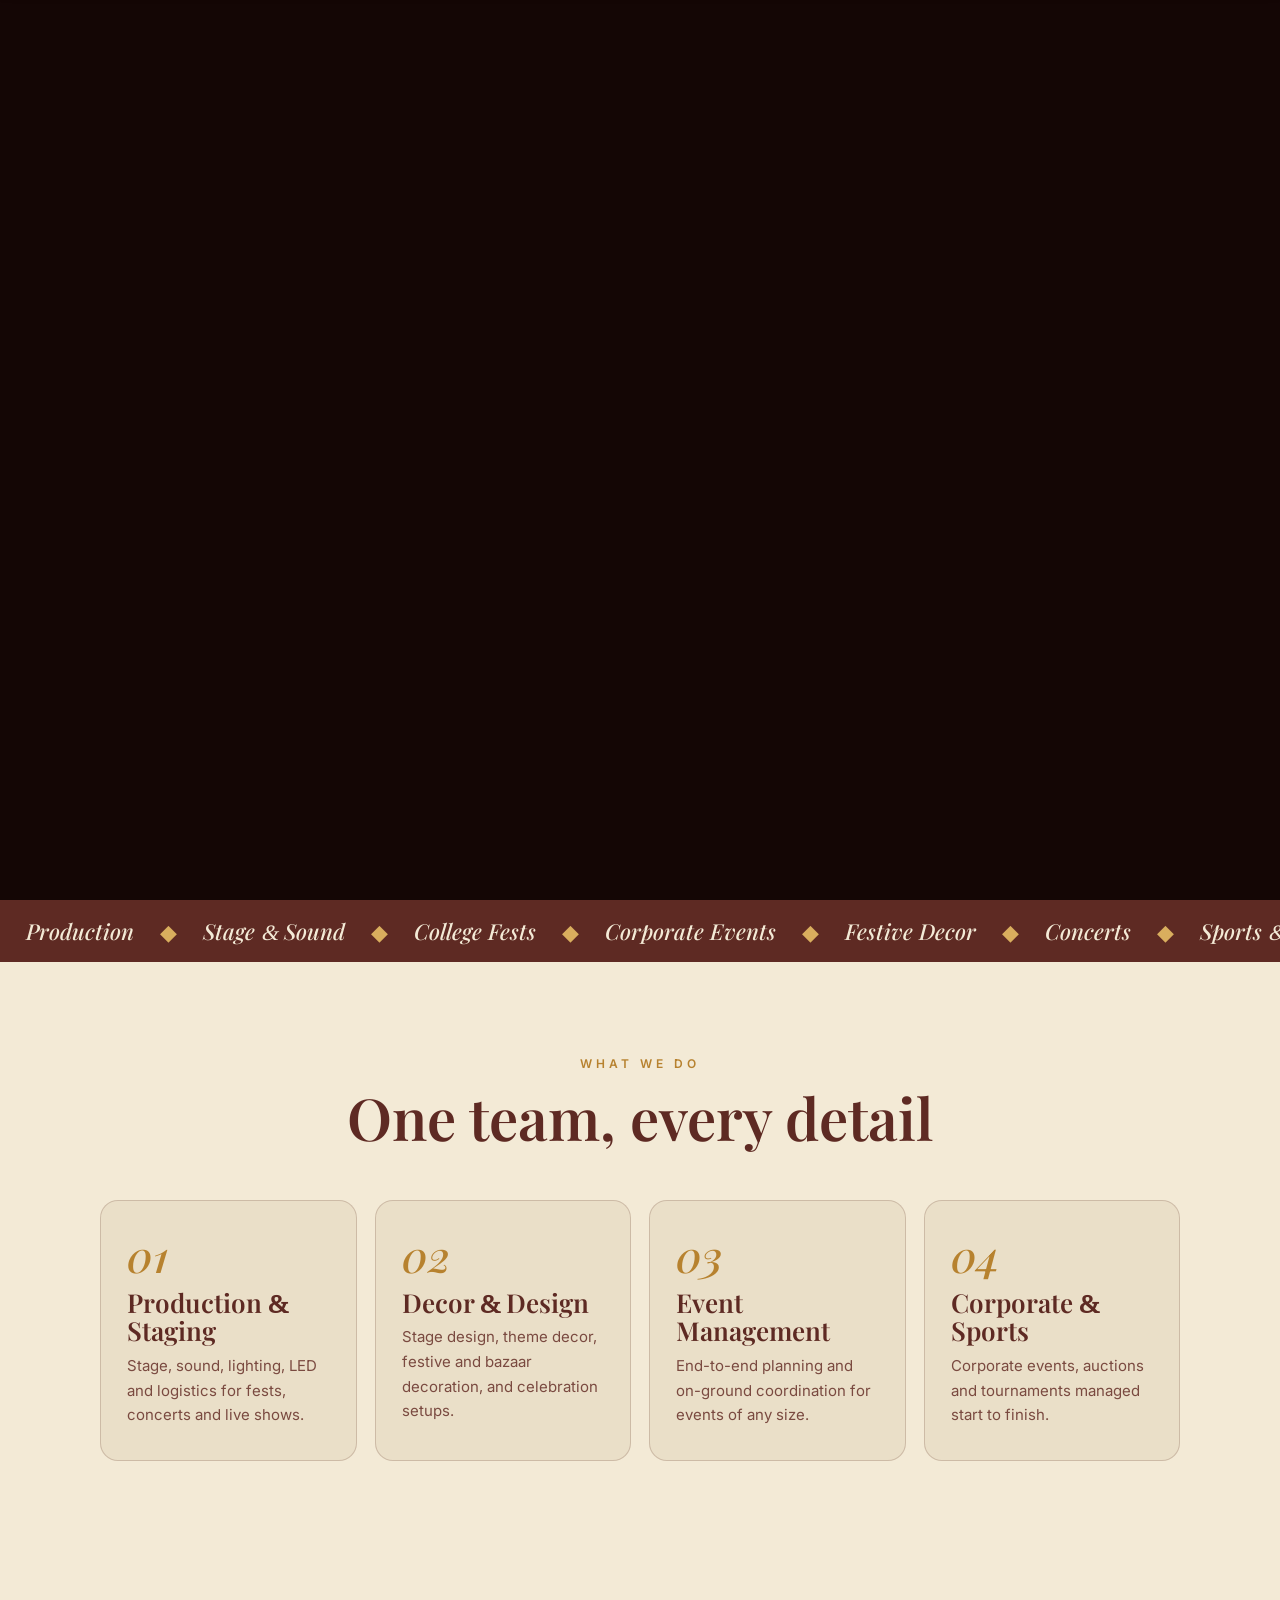
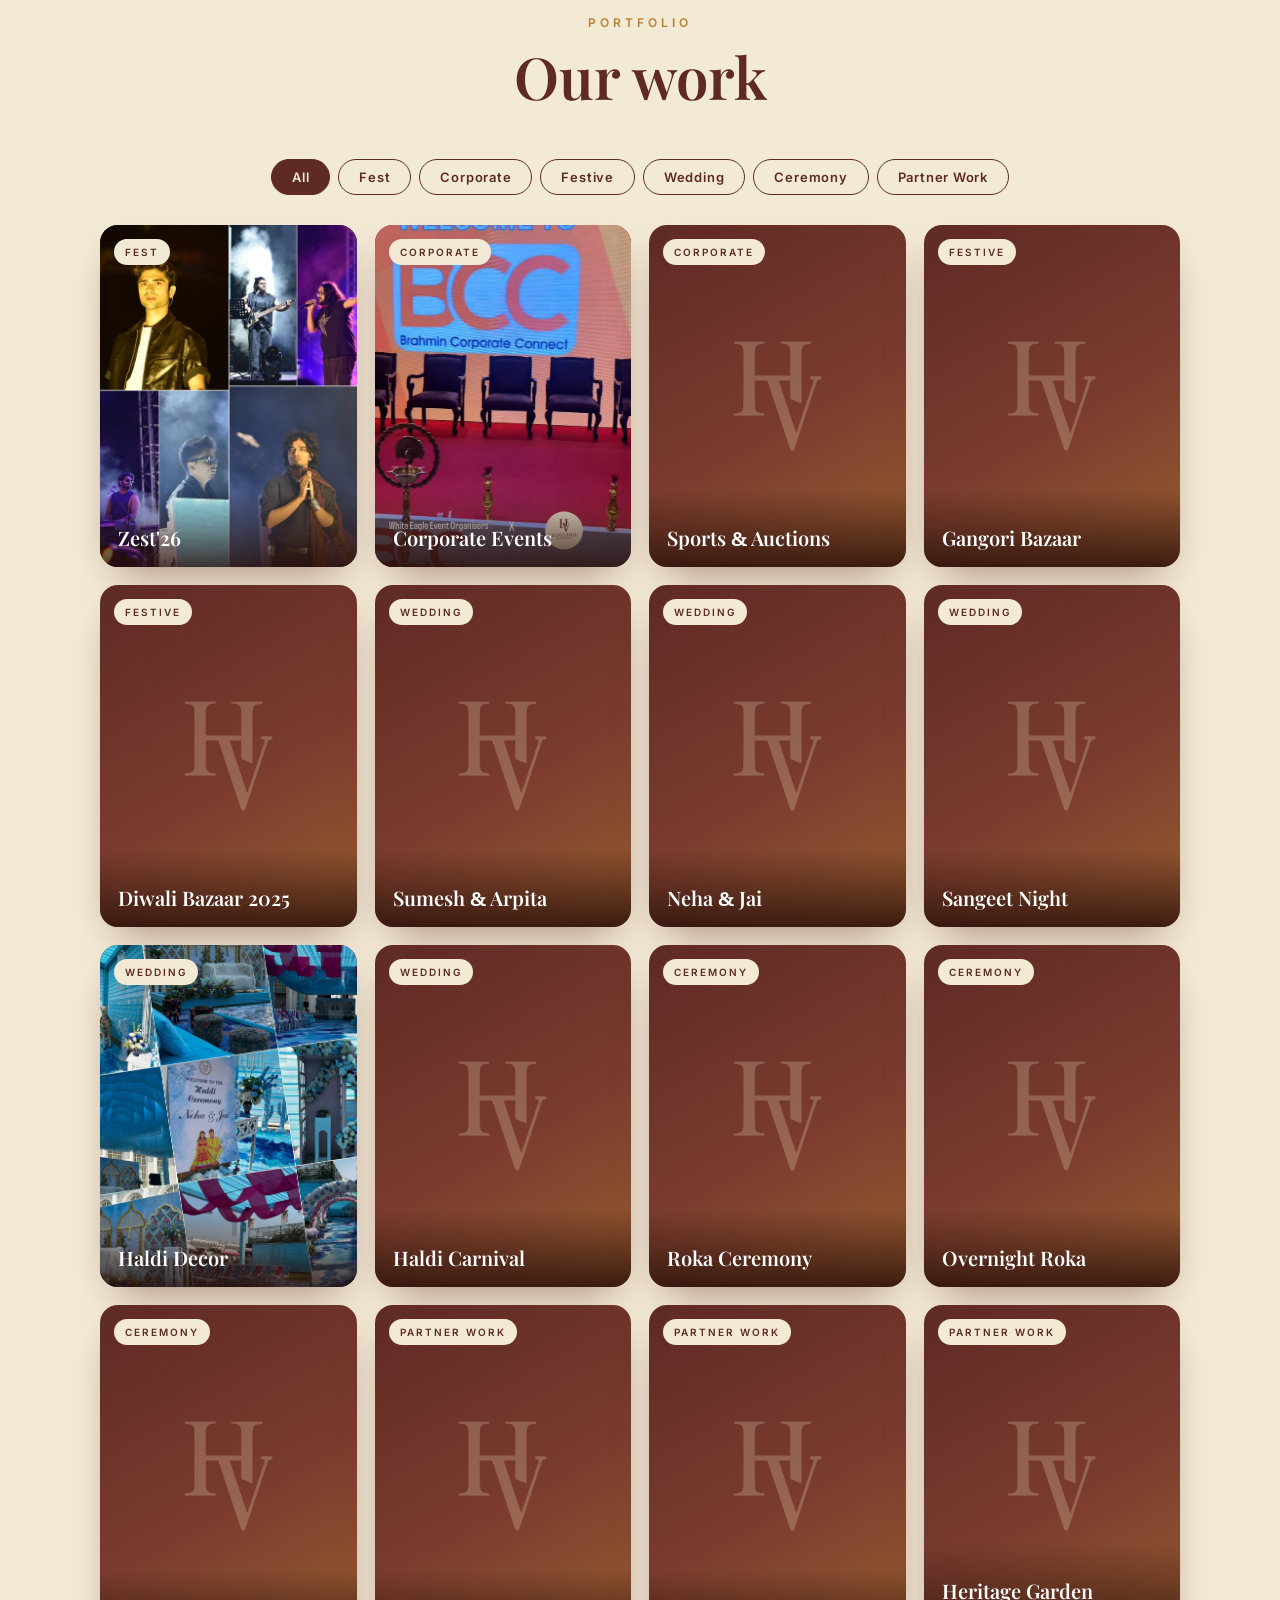
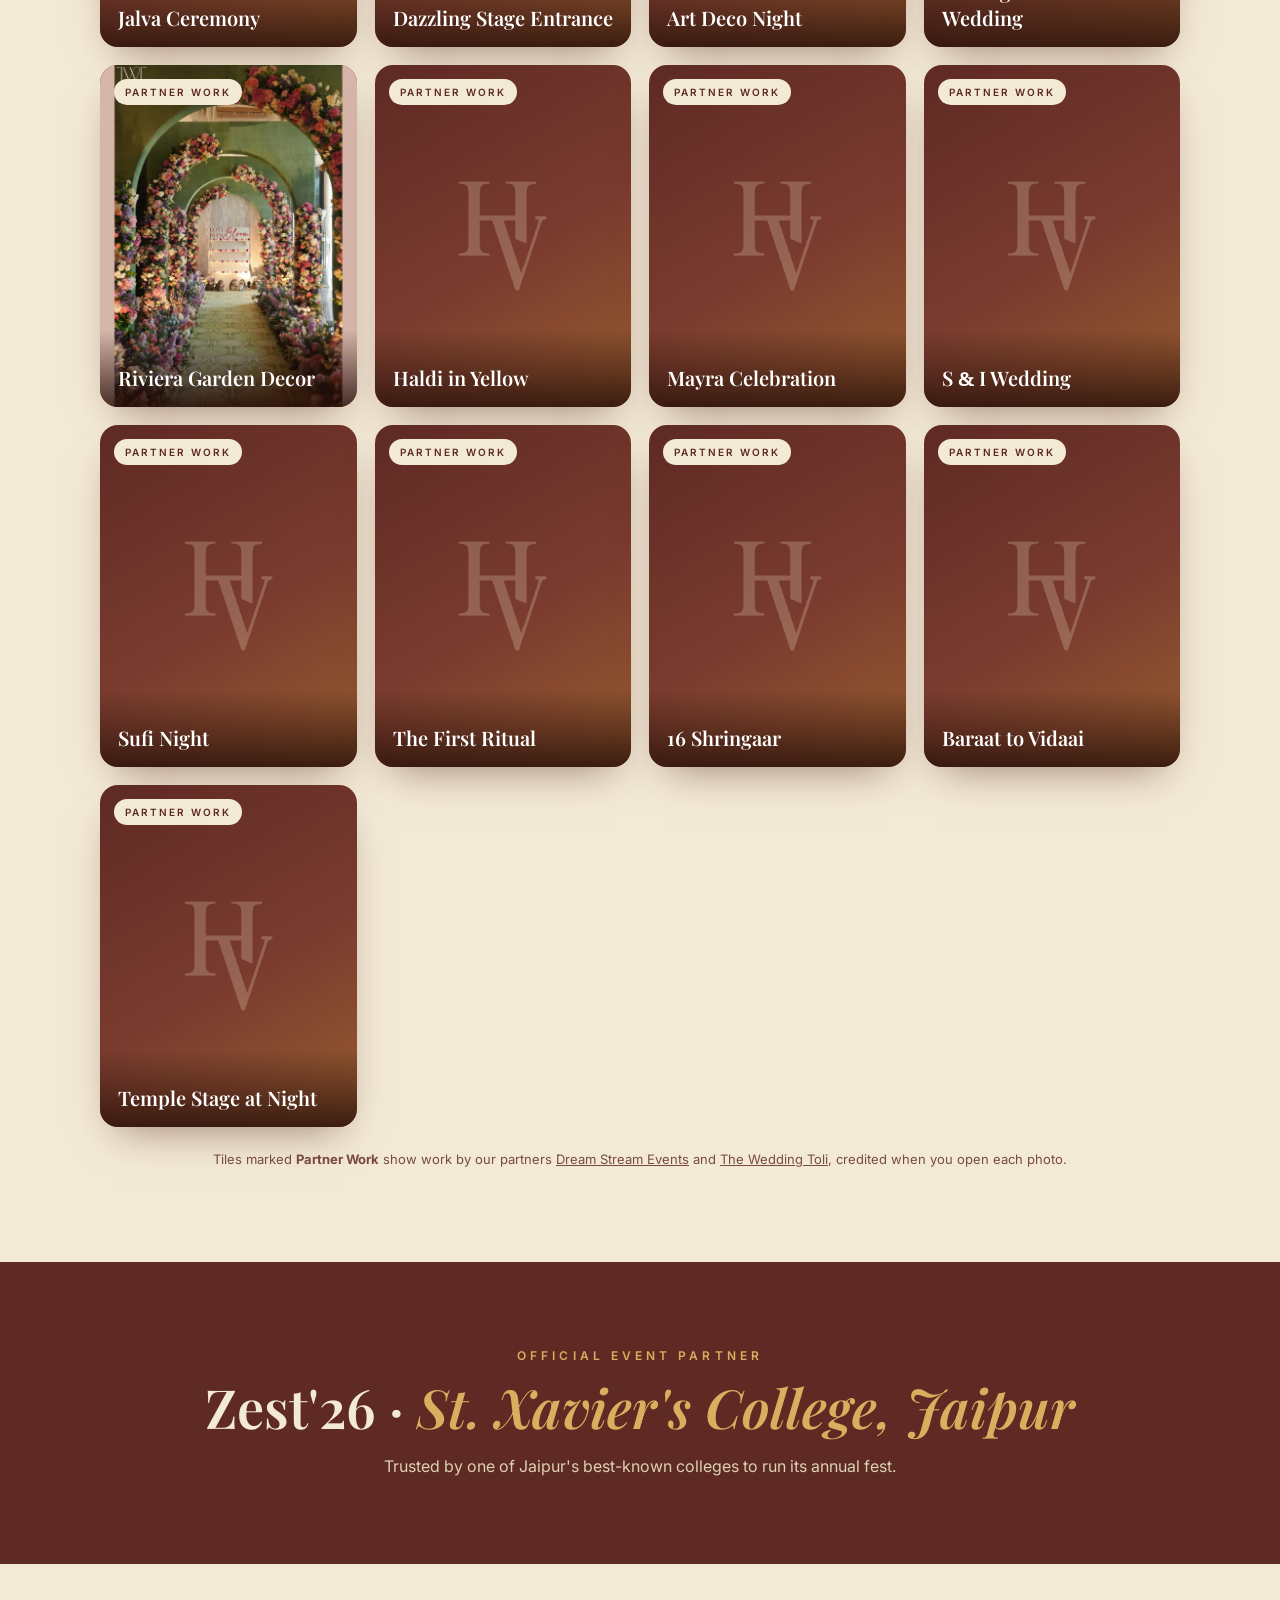
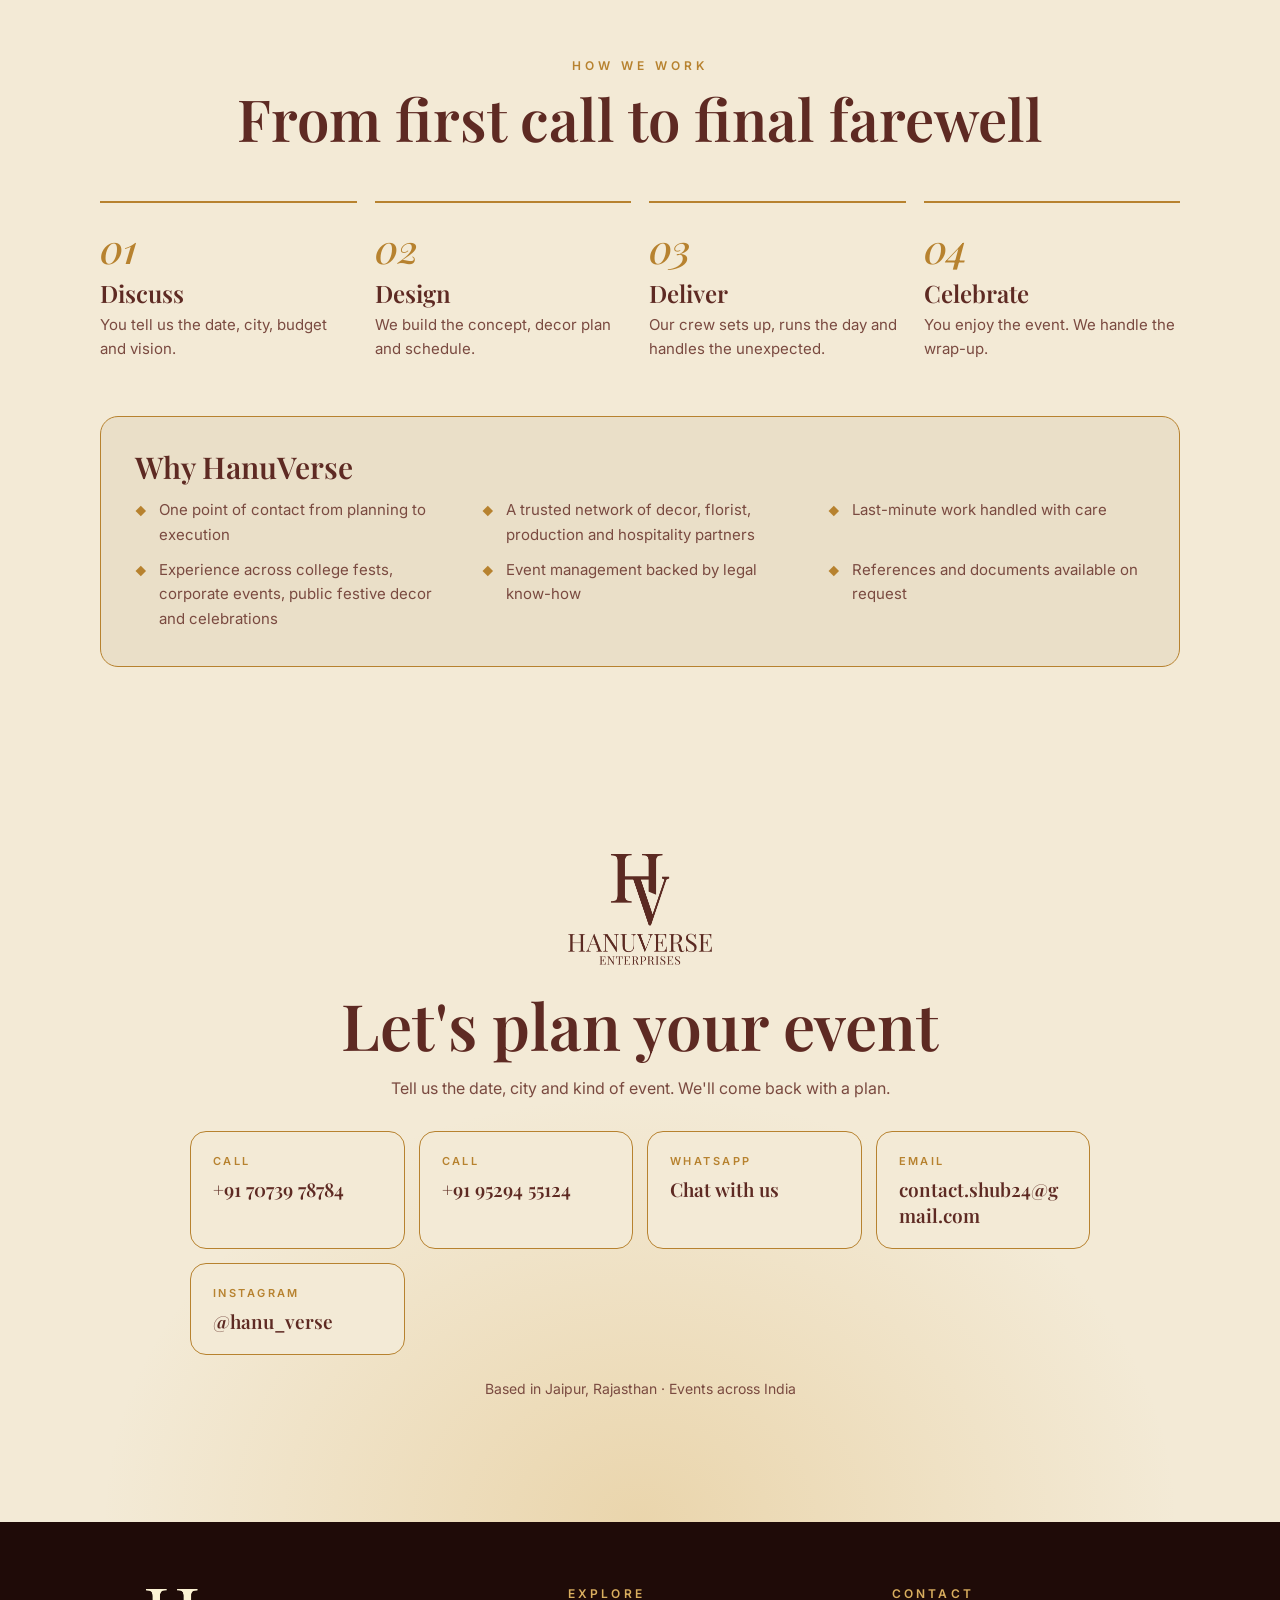
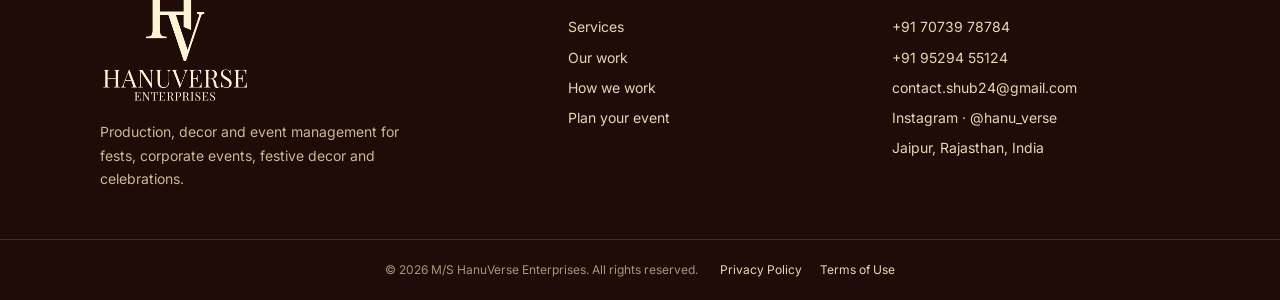
<file: index.html>
<!doctype html>
<html lang="en">
<head>
<meta charset="utf-8">
<meta name="viewport" content="width=device-width, initial-scale=1, viewport-fit=cover">
<title>HanuVerse Enterprises | Event Production, Decor &amp; Management, Jaipur</title>
<meta name="description" content="HanuVerse Enterprises handles event production, stage and decor, and on-ground management for college fests, corporate events, festive decor and celebrations in Jaipur and beyond.">
<meta name="theme-color" content="#F3EAD6">
<meta property="og:type" content="website">
<meta property="og:site_name" content="HanuVerse Enterprises">
<meta property="og:title" content="HanuVerse Enterprises | Event Production, Decor &amp; Management">
<meta property="og:description" content="Production, decor and on-ground management for college fests, corporate events, festive decor and celebrations in Jaipur and beyond.">
<link rel="canonical" href="https://hanuverse.in/">
<meta property="og:url" content="https://hanuverse.in/">
<meta property="og:locale" content="en_IN">
<meta property="og:image" content="https://hanuverse.in/img/og.jpg">
<meta property="og:image:width" content="1200">
<meta property="og:image:height" content="630">
<meta property="og:image:alt" content="HanuVerse Enterprises logo on a maroon and cream background">
<meta name="twitter:card" content="summary_large_image">
<meta name="twitter:title" content="HanuVerse Enterprises | Event Production, Decor &amp; Management">
<meta name="twitter:description" content="Production, decor and on-ground management for college fests, corporate events, festive decor and celebrations in Jaipur and beyond.">
<meta name="twitter:image" content="https://hanuverse.in/img/og.jpg">
<script type="application/ld+json">
{"@context":"https://schema.org","@type":"LocalBusiness","@id":"https://hanuverse.in/#business",
"name":"HanuVerse Enterprises","legalName":"M/S HanuVerse Enterprises",
"description":"Event production, stage and decor, and on-ground event management for college fests, corporate events, festive decor and celebrations.",
"url":"https://hanuverse.in/","logo":"https://hanuverse.in/img/logo-full.png","image":"https://hanuverse.in/img/og.jpg",
"telephone":["+91-7073978784","+91-9529455124"],"email":"contact.shub24@gmail.com",
"address":{"@type":"PostalAddress","addressLocality":"Jaipur","addressRegion":"Rajasthan","addressCountry":"IN"},
"areaServed":{"@type":"Country","name":"India"},
"sameAs":["https://www.instagram.com/hanu_verse/"]}
</script>
<link rel="icon" href="img/favicon.png" type="image/png">
<link rel="apple-touch-icon" href="img/apple-touch-icon.png">
<link rel="preconnect" href="https://fonts.googleapis.com">
<link rel="preconnect" href="https://fonts.gstatic.com" crossorigin>
<link href="https://fonts.googleapis.com/css2?family=Playfair+Display:ital,wght@0,500;0,600;0,700;1,500&family=Inter:wght@400;500;600&display=swap" rel="stylesheet">
<script>(function(d){d.classList.add("js");var s=false;try{s=sessionStorage.getItem("hv-seen")==="1";sessionStorage.setItem("hv-seen","1")}catch(e){}if(!s&&!(window.matchMedia&&matchMedia("(prefers-reduced-motion: reduce)").matches))d.classList.add("intro","lock")})(document.documentElement)</script>
<style>
/* plain classic ampersand instead of Playfair's ornate one */
@font-face{font-family:"HV Amp";src:local("Georgia"),local("Times New Roman"),local("Liberation Serif");unicode-range:U+0026}
:root{
  --cream:#F3EAD6; --paper:#EADFC8; --stone:#DCD0B6; --ink:#5E2A23; --ink-2:#7A4A40;
  --gold:#B7822F; --gold-2:#D9AE5E; --line:rgba(91,42,34,.2);
  --serif:"HV Amp","Playfair Display",Georgia,serif;
}
*{box-sizing:border-box;margin:0;padding:0}
html{scroll-behavior:smooth}
body{background:var(--cream);color:var(--ink);font:400 16px/1.65 Inter,system-ui,sans-serif;-webkit-font-smoothing:antialiased;overflow-x:hidden}
html.lock{overflow:hidden}
h1,h2,h3{font-family:var(--serif);font-weight:600;line-height:1.1}
a{color:inherit}
img{display:block;max-width:100%}
.wrap{max-width:1120px;margin:0 auto;padding:0 20px}
.eyebrow{font-size:12px;letter-spacing:.34em;color:var(--gold);text-transform:uppercase;font-weight:600}
.btn{display:inline-block;background:var(--ink);color:var(--cream);padding:14px 28px;border-radius:999px;text-decoration:none;font-weight:600;font-size:14px;letter-spacing:.06em;border:1.5px solid var(--ink);transition:.25s;cursor:pointer}
.btn:hover{background:var(--gold);border-color:var(--gold);transform:translateY(-2px);box-shadow:0 10px 24px -10px rgba(91,42,34,.5)}
.btn.ghost{background:transparent;color:var(--ink)}
.btn.ghost:hover{background:var(--ink);color:var(--cream);border-color:var(--ink)}

/* ---------- opening: velvet curtain reveal ---------- */
#intro{display:none;position:fixed;inset:0;z-index:100;overflow:hidden;background:#140605;cursor:pointer}
html.intro #intro{display:block}
#intro .cur{position:absolute;top:0;bottom:0;width:51%;z-index:2;transition:transform 1.8s cubic-bezier(.7,0,.2,1);
  background:linear-gradient(90deg,rgba(0,0,0,.4),transparent 25%,transparent 75%,rgba(0,0,0,.4)),repeating-linear-gradient(90deg,#4A1218 0,#7E2630 22px,#A23A45 31px,#6A1C25 46px,#4A1218 58px)}
#intro .cur.l{left:0}#intro .cur.r{right:0}
#intro .cur::after{content:"";position:absolute;left:0;right:0;bottom:0;height:30px;border-top:4px solid #B7822F;background:repeating-linear-gradient(90deg,#E2B866 0 2px,transparent 2px 6px)}
#intro.open .cur.l{transform:translateX(-102%)}#intro.open .cur.r{transform:translateX(102%)}
#intro .val{position:absolute;left:0;right:0;top:0;height:84px;z-index:3;transition:transform 1.5s .15s cubic-bezier(.7,0,.2,1);
  background:repeating-linear-gradient(90deg,#4A1218 0,#7E2630 22px,#A23A45 31px,#6A1C25 46px,#4A1218 58px);border-bottom:4px solid #B7822F;box-shadow:0 10px 30px rgba(0,0,0,.5)}
#intro .val::after{content:"";position:absolute;left:0;right:0;top:100%;height:34px;background:radial-gradient(circle at 50% 0,#7E2630 0 30px,#D9AE5E 31px 34px,transparent 35px) 0 0/76px 34px repeat-x}
#intro.open .val{transform:translateY(-150%)}
#intro .ctr{position:absolute;inset:0;z-index:4;display:grid;place-items:center;text-align:center;color:var(--cream);transition:opacity .7s,transform 1.4s}
#intro.open .ctr{opacity:0;transform:scale(1.12)}
#intro .ctr>div{position:relative}
#intro .ctr>div::before{content:"";position:absolute;left:50%;top:42%;width:min(120vw,680px);aspect-ratio:1;translate:-50% -50%;border-radius:50%;z-index:-1;
  background:radial-gradient(circle,rgba(255,206,120,.42),rgba(255,206,120,.08) 45%,transparent 66%);animation:spotin 1.4s both}
#intro .ctr img{width:min(62vw,290px);margin:0 auto 24px;animation:pop 1.2s .15s cubic-bezier(.2,.9,.3,1.15) both;filter:drop-shadow(0 6px 24px rgba(0,0,0,.45))}
#intro .orn{display:flex;align-items:center;justify-content:center;gap:12px;color:var(--gold-2);opacity:0;animation:rise .8s .8s forwards}
#intro .orn i{width:56px;height:1px;background:var(--gold-2)}
#intro .line{margin-top:12px;font:italic 500 clamp(22px,4.4vw,32px) var(--serif);opacity:0;animation:rise .8s 1s forwards}
#intro .sub{margin-top:8px;font-size:11px;letter-spacing:.32em;text-transform:uppercase;color:var(--gold-2);opacity:0;animation:rise .8s 1.3s forwards}
@keyframes spotin{from{opacity:0;transform:scale(.6)}to{opacity:1;transform:none}}
@keyframes pop{from{transform:scale(.6);opacity:0}to{transform:none;opacity:1}}
@keyframes rise{from{transform:translateY(14px);opacity:0}to{transform:none;opacity:1}}

/* ---------- nav ---------- */
nav{position:fixed;top:0;left:0;right:0;z-index:20;transition:.3s}
nav.solid{background:rgba(243,234,214,.92);backdrop-filter:blur(10px);border-bottom:1px solid var(--line)}
nav .wrap{display:flex;align-items:center;justify-content:space-between;height:70px}
.brand{display:flex;align-items:center;gap:10px;text-decoration:none;font:600 18px var(--serif);letter-spacing:.14em}
.brand img{height:44px;width:auto}
nav ul{display:flex;gap:28px;list-style:none;font-size:14px}
nav ul a{text-decoration:none;color:var(--ink-2);transition:.2s}
nav ul a:hover{color:var(--gold)}
nav:not(.solid) .brand{color:var(--cream)}
nav:not(.solid) ul a{color:#E8D6B4}
nav:not(.solid) .btn{background:var(--gold);border-color:var(--gold);color:#fff}
.brand .lt{display:none}nav:not(.solid) .brand .dk{display:none}nav:not(.solid) .brand .lt{display:block}
.menu{display:none;background:none;border:0;width:44px;height:44px;cursor:pointer;color:var(--ink)}
.menu span{display:block;width:22px;height:2px;background:currentColor;margin:5px auto;transition:.3s}
nav:not(.solid) .menu{color:var(--cream)}
nav.open .menu span:nth-child(1){transform:translateY(7px) rotate(45deg)}nav.open .menu span:nth-child(2){opacity:0}nav.open .menu span:nth-child(3){transform:translateY(-7px) rotate(-45deg)}
@media(max-width:760px){.brand span{display:none}nav .wrap>.btn{display:none}.menu{display:block}
  nav ul{display:none;position:absolute;top:70px;left:0;right:0;flex-direction:column;gap:0;background:var(--cream);border-bottom:1px solid var(--line);padding:6px 20px 14px;box-shadow:0 20px 30px -20px rgba(0,0,0,.4)}
  nav.open ul{display:flex}nav ul a,nav:not(.solid) ul a{display:block;padding:13px 0;font-size:17px;color:var(--ink);border-bottom:1px solid var(--line)}}

/* ---------- hero: classical stage ---------- */
.hero{min-height:100svh;display:grid;align-items:center;position:relative;overflow:hidden;padding:110px 0 80px;color:var(--cream);
  background:radial-gradient(55% 55% at 72% 45%,rgba(226,170,80,.30),transparent 70%),radial-gradient(40% 40% at 10% 90%,rgba(166,58,69,.35),transparent 70%),linear-gradient(160deg,#2B0F0B 0%,#4A1C16 50%,#240C09 100%)}
.hero::before{content:"";position:absolute;inset:0;opacity:.07;background:radial-gradient(circle at 50% 50%,#F3D38E 0 1.5px,transparent 2px) 0 0/26px 26px}
.hero .wrap{display:grid;grid-template-columns:1fr 1.05fr;gap:44px;align-items:center;position:relative;z-index:2}
.hero .eyebrow{color:var(--gold-2)}
.hero .rule{display:flex;align-items:center;gap:12px;color:var(--gold-2);margin:16px 0 4px}.hero .rule i{width:60px;height:1px;background:var(--gold-2)}
.hero h1{font-size:clamp(42px,6.2vw,80px);margin:14px 0 22px;color:#FFF4DC}
.hero h1 em{color:var(--gold-2);font-style:italic;display:block}
.hero p{max-width:470px;color:#E3D2B4;font-size:17px;margin-bottom:32px}
.hero .btn{background:var(--gold);border-color:var(--gold);color:#fff}
.hero .btn:hover{background:#FFF4DC;border-color:#FFF4DC;color:var(--ink)}
.hero .btn.ghost{background:transparent;border-color:#E8D6B4;color:#FFF4DC}
.hero .btn.ghost:hover{background:#FFF4DC;color:var(--ink)}
.cta{display:flex;gap:12px;flex-wrap:wrap}
.stage-wrap{width:100%;max-width:580px;margin-inline:auto;filter:drop-shadow(0 40px 50px rgba(0,0,0,.55))}
#stage{width:100%;height:auto;display:block}
#stage.paused *{animation-play-state:paused!important}
#stage .scene{opacity:0;transform:translateY(14px);transition:opacity .9s ease,transform .9s ease}
#stage .scene.on{opacity:1;transform:none}
#stage .tw{animation:tw 2.4s ease-in-out infinite}
@keyframes tw{50%{opacity:.25}}
#stage .par{animation:tw 1.3s ease-in-out infinite}
#stage .eq{transform-box:fill-box;transform-origin:50% 100%;animation:eq .8s ease-in-out infinite alternate}
@keyframes eq{from{transform:scaleY(.2)}to{transform:scaleY(1)}}
#stage .flick{transform-box:fill-box;transform-origin:50% 100%;animation:flick .45s ease-in-out infinite alternate}
@keyframes flick{to{transform:scaleY(1.35) scaleX(.82)}}
#stage .strand{transform-box:fill-box;transform-origin:50% 0;animation:sway 4.5s ease-in-out infinite alternate}
@keyframes sway{from{transform:rotate(-3deg)}to{transform:rotate(3deg)}}
#stage .curtain{transform-box:fill-box;transform-origin:50% 0;animation:curt 7s ease-in-out infinite alternate}
@keyframes curt{from{transform:skewX(-1deg)}to{transform:skewX(1deg)}}
#stage .beam{transform-box:fill-box;transform-origin:50% 0;animation:beam 7s ease-in-out infinite alternate;mix-blend-mode:screen}
@keyframes beam{from{transform:rotate(-9deg)}to{transform:rotate(9deg)}}
#stage .glow{animation:glow 4s ease-in-out infinite alternate}
@keyframes glow{from{opacity:.45}to{opacity:.85}}
.now{margin-top:20px;text-align:center;font-size:11px;letter-spacing:.3em;text-transform:uppercase;color:#CDB894}
.now b{display:block;margin-top:4px;font:italic 500 24px var(--serif);letter-spacing:0;text-transform:none;color:var(--gold-2);min-height:32px}
.dots{display:flex;gap:9px;justify-content:center;margin-top:10px}
.dots button{width:10px;height:10px;border-radius:50%;border:1px solid var(--gold-2);background:transparent;cursor:pointer;padding:0;transition:.3s}
.dots button.on{background:var(--gold-2);width:26px;border-radius:6px}
@media(max-width:860px){.hero .wrap{grid-template-columns:1fr;gap:28px}.stage-wrap{max-width:440px}.scroll{display:none}}
.scroll{position:absolute;bottom:22px;left:50%;translate:-50% 0;font-size:11px;letter-spacing:.3em;color:#CDB894;z-index:2}
.scroll::after{content:"";display:block;width:1px;height:34px;background:#CDB894;margin:8px auto 0;animation:line 1.8s infinite}
@keyframes line{0%{transform:scaleY(0);transform-origin:top}50%{transform:scaleY(1);transform-origin:top}51%{transform-origin:bottom}100%{transform:scaleY(0);transform-origin:bottom}}

/* ---------- picture tiles (real photo or branded fallback) ---------- */
.tile{position:relative;aspect-ratio:4/5;border-radius:18px;overflow:hidden;background:linear-gradient(150deg,var(--ink) 0%,#7A3B2F 55%,var(--gold) 150%);box-shadow:0 18px 40px -18px rgba(91,42,34,.6)}
.tile::before{content:"";position:absolute;inset:0;background:url(img/logo-mark-light.png) center/38% no-repeat;opacity:.22}
.tile img.ph{position:absolute;inset:0;width:100%;height:100%;object-fit:cover;transition:transform .8s}
.tile:hover img.ph{transform:scale(1.07)}
.tile .cap{position:absolute;left:0;right:0;bottom:0;padding:34px 18px 16px;color:#fff;background:linear-gradient(transparent,rgba(40,15,10,.82));font:600 20px var(--serif)}

/* ---------- ribbon ---------- */
.ribbon{background:var(--ink);color:var(--cream);overflow:hidden;white-space:nowrap;padding:16px 0;font:italic 500 22px var(--serif)}
.ribbon div{display:inline-block;animation:marq 32s linear infinite}
.ribbon span{margin:0 26px}.ribbon i{color:var(--gold-2);font-style:normal}
@keyframes marq{to{transform:translateX(-50%)}}

/* ---------- sections ---------- */
section{padding:92px 0}
.head{text-align:center;margin-bottom:50px}
.head h2{font-size:clamp(34px,5.4vw,58px);margin-top:12px}
.grid{display:grid;gap:18px;grid-template-columns:repeat(auto-fit,minmax(230px,1fr))}
.card{background:var(--paper);border:1px solid var(--line);border-radius:18px;padding:32px 26px;transition:.35s;position:relative;overflow:hidden}
.card:hover{transform:translateY(-8px);background:var(--ink);color:var(--cream);box-shadow:0 24px 40px -22px rgba(91,42,34,.7)}
.card:hover p{color:var(--stone)}
.card .n{font:italic 500 44px var(--serif);color:var(--gold);line-height:1}
.card h3{font-size:26px;margin:12px 0 8px}
.card p{font-size:15px;color:var(--ink-2);transition:.35s}

.stats{background:var(--paper);border-block:1px solid var(--line);padding:56px 0}
.stats .grid{text-align:center}
.stats b{font:600 58px var(--serif);color:var(--gold);display:block;line-height:1}
.stats span{font-size:12px;letter-spacing:.18em;text-transform:uppercase;color:var(--ink-2)}

.filters{display:flex;gap:8px;justify-content:center;flex-wrap:wrap;margin-bottom:30px}
.filters button{font:600 13px Inter,sans-serif;letter-spacing:.06em;padding:9px 20px;border-radius:999px;border:1.5px solid var(--ink);background:transparent;color:var(--ink);cursor:pointer;transition:.2s}
.filters button.on,.filters button:hover{background:var(--ink);color:var(--cream)}
.work{display:grid;gap:18px;grid-template-columns:repeat(auto-fill,minmax(min(250px,44%),1fr))}
.work .tile{cursor:zoom-in;aspect-ratio:3/4}
#lb small a{text-decoration:underline}
.work .tile.hide{display:none}
.tag{position:absolute;top:14px;left:14px;z-index:2;font-size:10px;letter-spacing:.2em;text-transform:uppercase;font-weight:600;background:var(--cream);color:var(--ink);padding:5px 11px;border-radius:999px}

.band{background:var(--ink);color:var(--cream);text-align:center;padding:84px 0;position:relative;overflow:hidden}
.band h2{font-size:clamp(30px,5vw,54px);margin-top:12px}
.band h2 em{color:var(--gold-2)}
.band p{max-width:520px;margin:16px auto 0;color:var(--stone)}

.steps{display:grid;gap:18px;grid-template-columns:repeat(auto-fit,minmax(200px,1fr));counter-reset:s}
.step{border-top:2px solid var(--gold);padding-top:18px}
.step::before{counter-increment:s;content:"0" counter(s);font:italic 500 40px var(--serif);color:var(--gold)}
.step h3{font-size:24px;margin:6px 0}
.step p{font-size:15px;color:var(--ink-2)}

.panel{margin-top:54px;border:1px solid var(--gold);border-radius:18px;padding:34px;background:var(--paper)}
.panel ul{margin-top:14px;display:grid;gap:10px 30px;grid-template-columns:repeat(auto-fit,minmax(260px,1fr));list-style:none}
.panel li{padding-left:24px;position:relative;font-size:15px;color:var(--ink-2)}
.panel li::before{content:"◆";position:absolute;left:0;color:var(--gold);font-size:11px;top:4px}

.contact{text-align:center;background:radial-gradient(60% 80% at 50% 100%,rgba(217,174,94,.35),transparent 70%)}
.contact img{width:150px;margin:0 auto 22px}
.contact h2{font-size:clamp(34px,6vw,64px)}
.contact p{max-width:520px;margin:14px auto 30px;color:var(--ink-2)}
.ccards{display:grid;grid-template-columns:repeat(auto-fit,minmax(200px,1fr));gap:14px;max-width:900px;margin:0 auto 22px;text-align:left}
.ccard{display:block;padding:20px 22px;border:1px solid var(--gold);border-radius:16px;background:var(--cream);text-decoration:none;transition:.25s}
.ccard:hover{background:var(--ink);color:var(--cream);transform:translateY(-3px)}
.ccard small{display:block;font-size:11px;font-weight:600;letter-spacing:.22em;text-transform:uppercase;color:var(--gold)}
.ccard b{display:block;margin-top:6px;font:600 19px var(--serif);overflow-wrap:anywhere}
.where{font-size:14px}
.foot{background:#1F0B08;color:#CDB894;padding:64px 0 0;font-size:14px}
.fgrid{display:grid;gap:36px;grid-template-columns:1.5fr 1fr 1fr}
.flogo{width:150px;margin-bottom:16px}
.foot p{max-width:320px;line-height:1.7}
.foot h4{font:600 12px Inter,sans-serif;letter-spacing:.26em;text-transform:uppercase;color:var(--gold-2);margin-bottom:14px}
.foot a,.fgrid span{display:block;color:#E8D6B4;text-decoration:none;margin:7px 0}
.foot a:hover{color:var(--gold-2)}
.fbot{border-top:1px solid rgba(217,174,94,.22);margin-top:48px;padding:20px;text-align:center;font-size:12px;color:#A8957A}
.fbot .legal{display:inline-flex;gap:18px;margin-left:22px}.fbot .legal a{display:inline;margin:0;color:#E8D6B4}
@media(max-width:700px){.fbot .legal{display:flex;justify-content:center;margin:10px 0 0}}
@media(max-width:700px){.fgrid{grid-template-columns:1fr}}

.pnote{text-align:center;font-size:13px;color:var(--ink-2);margin-top:22px}

/* lightbox */
#lb{position:fixed;inset:0;z-index:60;background:rgba(40,15,10,.92);display:none;place-items:center;padding:20px;cursor:zoom-out}
#lb.open{display:grid}
.lbx{position:absolute;top:16px;right:18px;width:46px;height:46px;border-radius:50%;border:1px solid var(--gold-2);background:rgba(0,0,0,.3);color:var(--cream);font-size:26px;line-height:1;cursor:pointer}
.tile:focus-visible,.btn:focus-visible,.ccard:focus-visible{outline:3px solid var(--gold-2);outline-offset:3px}
#lb figure{max-width:min(92vw,900px);text-align:center;color:var(--cream)}
#lb img{max-height:78vh;margin:0 auto;border-radius:12px}
#lb .ph-fallback{width:min(80vw,420px);aspect-ratio:4/5;border-radius:18px;background:linear-gradient(150deg,var(--ink),#7A3B2F 55%,var(--gold) 150%);display:grid;place-items:center;margin:0 auto}
#lb .ph-fallback img{width:50%;opacity:.6}
#lb figcaption{margin-top:14px;font:600 22px var(--serif)}
#lb small{display:block;color:var(--stone);font:400 14px Inter}

/* reveal */
.js .rv{opacity:0;transform:translateY(34px);transition:opacity .9s,transform .9s cubic-bezier(.2,.7,.2,1)}
.js .rv.in{opacity:1;transform:none}
@media(prefers-reduced-motion:reduce){*{animation:none!important;transition:none!important}.js .rv{opacity:1;transform:none}}
</style>
</head>
<body>

<div id="intro" aria-label="Opening">
  <div class="cur l"></div><div class="cur r"></div><div class="val"></div>
  <div class="ctr"><div>
    <img src="img/logo-full-light.png" alt="HanuVerse Enterprises">
    <div class="orn"><i></i>◆<i></i></div>
    <div class="line">We set the stage.</div>
    <div class="sub">Production · Decor · Event Management</div>
  </div></div>
</div>

<nav id="nav"><div class="wrap">
  <a class="brand" href="#top"><img class="dk" src="img/logo-mark.png" alt="HanuVerse logo"><img class="lt" src="img/logo-mark-light.png" alt=""><span>HANUVERSE</span></a>
  <ul id="navlinks"><li><a href="#services">Services</a></li><li><a href="#work">Our Work</a></li><li><a href="#process">Process</a></li><li><a href="#about">About</a></li><li><a href="#contact">Contact</a></li></ul>
  <a class="btn" href="#contact">Plan your event</a>
  <button class="menu" aria-label="Open menu" aria-expanded="false" aria-controls="navlinks"><span></span><span></span><span></span></button>
</div></nav>

<header class="hero" id="top">
  <div class="wrap">
    <div>
      <div class="eyebrow rv">Production · Decor · Event Management</div>
      <div class="rule rv"><i></i>◆<i></i></div>
      <h1 class="rv">We set the stage. <em>You own the moment.</em></h1>
      <p class="rv">College fests and concerts, corporate meets, festive decor and celebrations. One team for production, design and on-ground management, across Jaipur and beyond.</p>
      <div class="cta rv"><a class="btn" href="#contact">Plan your event</a><a class="btn ghost" href="#work">See our work</a></div>
    </div>
    <div class="rv">
      <div class="stage-wrap"><svg id="stage" viewBox="0 0 600 520" role="img" aria-label="Animated classical stage showing concerts, corporate events, festive decor and weddings">
  <defs>
    <linearGradient id="gold" x1="0" y1="0" x2="1" y2="1"><stop offset="0" stop-color="#F3D38E"/><stop offset=".45" stop-color="#B7822F"/><stop offset=".7" stop-color="#F0CF88"/><stop offset="1" stop-color="#8E5F23"/></linearGradient>
    <linearGradient id="velv" x1="0" y1="0" x2="1" y2="0"><stop offset="0" stop-color="#4A1218"/><stop offset=".3" stop-color="#8A2A33"/><stop offset=".55" stop-color="#5A1820"/><stop offset=".8" stop-color="#A23A45"/><stop offset="1" stop-color="#4A1218"/></linearGradient>
    <linearGradient id="wood" x1="0" y1="0" x2="0" y2="1"><stop offset="0" stop-color="#7A4524"/><stop offset="1" stop-color="#3A1D0F"/></linearGradient>
    <linearGradient id="beamg" x1="0" y1="0" x2="0" y2="1"><stop offset="0" stop-color="#FFE2A0" stop-opacity=".5"/><stop offset="1" stop-color="#FFE2A0" stop-opacity="0"/></linearGradient>
    <linearGradient id="scr" x1="0" y1="0" x2="0" y2="1"><stop offset="0" stop-color="#3E1A14"/><stop offset="1" stop-color="#1A0907"/></linearGradient>
    <radialGradient id="gl" cx=".5" cy=".5" r=".5"><stop offset="0" stop-color="#F6C66B" stop-opacity=".55"/><stop offset="1" stop-color="#F6C66B" stop-opacity="0"/></radialGradient>
    <clipPath id="rnd"><rect x="9" y="9" width="582" height="502" rx="16"/></clipPath>
  </defs>
  <g clip-path="url(#rnd)">
    <rect width="600" height="520" fill="#170806"/>
    <circle class="glow" cx="300" cy="270" r="250" fill="url(#gl)"/>
    <polygon points="60,420 540,420 600,520 0,520" fill="url(#wood)"/>
    <g id="planks"></g>
    <line x1="60" y1="420" x2="540" y2="420" stroke="#D9AE5E" stroke-width="2" opacity=".6"/>

    <!-- scene 0: concerts & fests -->
    <g class="scene on" id="sc0">
      <g id="truss" stroke="#A8936B" fill="none"></g>
      <rect x="205" y="186" width="190" height="104" rx="4" fill="url(#scr)" stroke="#B7822F" stroke-width="2"/>
      <g id="eqbars"></g>
      <g id="pars"></g>
      <rect x="176" y="330" width="54" height="90" rx="3" fill="#1E0F0B" stroke="#5A3A2A"/><circle cx="203" cy="356" r="13" fill="#3A2418" stroke="#7A5A40"/><circle cx="203" cy="394" r="17" fill="#3A2418" stroke="#7A5A40"/>
      <rect x="370" y="330" width="54" height="90" rx="3" fill="#1E0F0B" stroke="#5A3A2A"/><circle cx="397" cy="356" r="13" fill="#3A2418" stroke="#7A5A40"/><circle cx="397" cy="394" r="17" fill="#3A2418" stroke="#7A5A40"/>
      <line x1="300" y1="338" x2="300" y2="420" stroke="#CDB894" stroke-width="3"/><line x1="286" y1="420" x2="314" y2="420" stroke="#CDB894" stroke-width="3"/><rect x="295" y="322" width="10" height="18" rx="5" fill="#CDB894"/>
      <g id="crowd" fill="#0C0403"></g>
    </g>

    <!-- scene 1: corporate -->
    <g class="scene" id="sc1">
      <rect x="170" y="150" width="260" height="150" rx="6" fill="url(#scr)" stroke="url(#gold)" stroke-width="3"/>
      <image href="img/logo-mark-light.png" x="280" y="166" width="40"/>
      <text x="300" y="248" text-anchor="middle" fill="#F3EAD6" font-family="Playfair Display,Georgia,serif" font-size="17" letter-spacing="6">WELCOME</text>
      <rect x="240" y="262" width="120" height="3" fill="#D9AE5E" opacity=".8"/><rect x="262" y="274" width="76" height="3" fill="#D9AE5E" opacity=".45"/>
      <rect x="182" y="342" width="26" height="34" rx="5" fill="#3A1A12"/><rect x="224" y="342" width="26" height="34" rx="5" fill="#3A1A12"/><rect x="266" y="342" width="26" height="34" rx="5" fill="#3A1A12"/>
      <rect x="164" y="370" width="146" height="10" fill="#F3EAD6"/><rect x="168" y="380" width="138" height="40" fill="#E6D7B6"/>
      <circle cx="236" cy="364" r="5" fill="#E8782A"/><circle cx="244" cy="362" r="5" fill="#F2A93B"/><circle cx="252" cy="365" r="5" fill="#FFF1C9"/>
      <rect x="370" y="342" width="76" height="9" rx="2" fill="#7A4A2A"/><polygon points="376,351 440,351 433,420 383,420" fill="#5A2E1A"/><rect x="392" y="362" width="32" height="40" fill="url(#gold)"/>
      <path d="M408 342q-4-20 10-28" stroke="#CDB894" stroke-width="2" fill="none"/>
    </g>

    <!-- scene 2: festive & bazaar -->
    <g class="scene" id="sc2">
      <g id="bunting"></g>
      <g id="lanterns"></g>
      <ellipse cx="300" cy="468" rx="96" ry="22" fill="none" stroke="#E8782A" stroke-width="3"/>
      <ellipse cx="300" cy="468" rx="70" ry="15" fill="none" stroke="#F7C85A" stroke-width="3"/>
      <ellipse cx="300" cy="468" rx="40" ry="8" fill="#A63A44"/>
      <g id="rangoli"></g>
      <g id="diyas"></g>
    </g>

    <!-- scene 3: weddings & celebrations -->
    <g class="scene" id="sc3">
      <path id="warch" d="M205 420V260A95 95 0 0 1 395 260V420" fill="none" stroke="url(#gold)" stroke-width="7" stroke-linecap="round"/>
      <g id="wflowers"></g>
      <rect x="252" y="362" width="96" height="40" rx="14" fill="#F3EAD6"/><rect x="244" y="384" width="112" height="30" rx="11" fill="#E6D7B6"/>
      <g id="wvases"></g>
    </g>

    <polygon class="beam" points="96,60 120,60 260,520 380,520" fill="url(#beamg)"/>
    <polygon class="beam" style="animation-delay:-3.5s" points="504,60 480,60 340,520 220,520" fill="url(#beamg)"/>
    <g id="foot"></g>

    <!-- drapes -->
    <path class="curtain" d="M60 60H178C162 170 124 248 98 292C122 334 104 420 100 520H60Z" fill="url(#velv)"/>
    <path class="curtain" d="M540 60H422C438 170 476 248 502 292C478 334 496 420 500 520H540Z" fill="url(#velv)"/>
    <circle cx="100" cy="292" r="7" fill="url(#gold)"/><path d="M100 299v26" stroke="#D9AE5E" stroke-width="3"/>
    <circle cx="500" cy="292" r="7" fill="url(#gold)"/><path d="M500 299v26" stroke="#D9AE5E" stroke-width="3"/>
    <path d="M60 60H540V90Q460 150 380 90Q300 150 220 90Q140 150 60 90Z" fill="url(#velv)"/>
    <path d="M60 90Q140 150 220 90Q300 150 380 90Q460 150 540 90" fill="none" stroke="url(#gold)" stroke-width="8" stroke-dasharray="1.6 3"/>
    <path d="M60 88Q140 146 220 88Q300 146 380 88Q460 146 540 88" fill="none" stroke="#B7822F" stroke-width="2"/>

    <!-- proscenium frame -->
    <path fill-rule="evenodd" fill="#2E100C" d="M0 0H600V520H0Z M60 520V100Q60 60 100 60H500Q540 60 540 100V520Z"/>
    <path d="M60 520V100Q60 60 100 60H500Q540 60 540 100V520" fill="none" stroke="url(#gold)" stroke-width="6"/>
    <rect x="9" y="9" width="582" height="502" rx="16" fill="none" stroke="#B7822F" stroke-width="2" opacity=".8"/>
    <g stroke="#B7822F" stroke-width="1.5" opacity=".55"><path d="M20 130V500M32 130V500M44 130V500M556 130V500M568 130V500M580 130V500"/></g>
    <rect x="14" y="112" width="38" height="10" fill="url(#gold)"/><rect x="548" y="112" width="38" height="10" fill="url(#gold)"/>
    <path d="M262 2H338L326 66H274Z" fill="url(#gold)"/>
    <image href="img/logo-mark.png" x="286" y="12" width="28"/>
  </g>
</svg></div>
      <div class="now">Now on stage<b id="sceneName">Concerts &amp; Fests</b></div>
      <div class="dots" id="dots"></div>
    </div>
  </div>
  <div class="scroll">SCROLL</div>
</header>

<main>
<div class="ribbon" aria-hidden="true"><div id="rib"></div></div>

<section id="services"><div class="wrap">
  <div class="head rv"><div class="eyebrow">What we do</div><h2>One team, every detail</h2></div>
  <div class="grid">
    <div class="card rv"><div class="n">01</div><h3>Production &amp; Staging</h3><p>Stage, sound, lighting, LED and logistics for fests, concerts and live shows.</p></div>
    <div class="card rv"><div class="n">02</div><h3>Decor &amp; Design</h3><p>Stage design, theme decor, festive and bazaar decoration, and celebration setups.</p></div>
    <div class="card rv"><div class="n">03</div><h3>Event Management</h3><p>End-to-end planning and on-ground coordination for events of any size.</p></div>
    <div class="card rv"><div class="n">04</div><h3>Corporate &amp; Sports</h3><p>Corporate events, auctions and tournaments managed start to finish.</p></div>
  </div>
</div></section>

<section class="stats" id="statsSection" hidden><div class="wrap"><div class="grid" id="stats"></div></div></section>

<section id="work" style="padding-top:60px"><div class="wrap">
  <div class="head rv"><div class="eyebrow">Portfolio</div><h2>Our work</h2></div>
  <div class="filters rv" id="filters"></div>
  <div class="work" id="workGrid"></div>
  <p class="pnote">Tiles marked <b>Partner Work</b> show work by our partners <a href="https://www.instagram.com/dream.stream.events/" target="_blank" rel="noopener">Dream Stream Events</a> and <a href="https://www.instagram.com/the_wedding_toli_india/" target="_blank" rel="noopener">The Wedding Toli</a>, credited when you open each photo.</p>
</div></section>

<div class="band" id="partner"><div class="wrap rv">
  <div class="eyebrow" style="color:var(--gold-2)">Official Event Partner</div>
  <h2>Zest'26 · <em>St. Xavier's College, Jaipur</em></h2>
  <p>Trusted by one of Jaipur's best-known colleges to run its annual fest.</p>
</div></div>

<section id="process"><div class="wrap">
  <div class="head rv"><div class="eyebrow">How we work</div><h2>From first call to final farewell</h2></div>
  <div class="steps">
    <div class="step rv"><h3>Discuss</h3><p>You tell us the date, city, budget and vision.</p></div>
    <div class="step rv"><h3>Design</h3><p>We build the concept, decor plan and schedule.</p></div>
    <div class="step rv"><h3>Deliver</h3><p>Our crew sets up, runs the day and handles the unexpected.</p></div>
    <div class="step rv"><h3>Celebrate</h3><p>You enjoy the event. We handle the wrap-up.</p></div>
  </div>
  <div class="panel rv" id="about">
    <h3 style="font-size:30px">Why HanuVerse</h3>
    <ul>
      <li>One point of contact from planning to execution</li>
      <li>A trusted network of decor, florist, production and hospitality partners</li>
      <li>Last-minute work handled with care</li>
      <li>Experience across college fests, corporate events, public festive decor and celebrations</li>
      <li>Event management backed by legal know-how</li>
      <li>References and documents available on request</li>
    </ul>
  </div>
</div></section>

<section class="contact" id="contact"><div class="wrap rv">
  <img src="img/logo-full.png" alt="HanuVerse logo">
  <h2>Let's plan your event</h2>
  <p>Tell us the date, city and kind of event. We'll come back with a plan.</p>
  <div class="ccards">
    <a class="ccard" href="tel:+917073978784"><small>Call</small><b>+91 70739 78784</b></a>
    <a class="ccard" href="tel:+919529455124"><small>Call</small><b>+91 95294 55124</b></a>
    <a class="ccard" href="https://wa.me/917073978784" target="_blank" rel="noopener"><small>WhatsApp</small><b>Chat with us</b></a>
    <a class="ccard" href="mailto:contact.shub24@gmail.com"><small>Email</small><b>contact.shub24@gmail.com</b></a>
    <a class="ccard" href="https://www.instagram.com/hanu_verse/" target="_blank" rel="noopener"><small>Instagram</small><b>@hanu_verse</b></a>
  </div>
  <p class="where">Based in Jaipur, Rajasthan · Events across India</p>
</div></section>

</main>

<footer class="foot">
  <div class="wrap fgrid">
    <div>
      <img class="flogo" src="img/logo-full-light.png" alt="HanuVerse Enterprises" loading="lazy">
      <p>Production, decor and event management for fests, corporate events, festive decor and celebrations.</p>
    </div>
    <div>
      <h4>Explore</h4>
      <a href="#services">Services</a><a href="#work">Our work</a><a href="#process">How we work</a><a href="#contact">Plan your event</a>
    </div>
    <div>
      <h4>Contact</h4>
      <a href="tel:+917073978784">+91 70739 78784</a>
      <a href="tel:+919529455124">+91 95294 55124</a>
      <a href="mailto:contact.shub24@gmail.com">contact.shub24@gmail.com</a>
      <a href="https://www.instagram.com/hanu_verse/" target="_blank" rel="noopener">Instagram · @hanu_verse</a>
      <span>Jaipur, Rajasthan, India</span>
    </div>
  </div>
  <div class="fbot">© <span id="yr"></span> M/S HanuVerse Enterprises. All rights reserved.<span class="legal"><a href="privacy.html">Privacy Policy</a><a href="terms.html">Terms of Use</a></span></div>
</footer>

<div id="lb" role="dialog" aria-modal="true" aria-label="Photo"><button class="lbx" aria-label="Close">×</button><figure id="lbf"></figure></div>

<script>
/* ======== EDIT WITH REAL INFORMATION ONLY ========
   img: path to a real photo you own, e.g. "img/zest26.jpg". Leave "" for a branded tile.
   STATS: add true numbers only, e.g. {n:"40+", l:"Events delivered"}. Empty = section hidden. */
const STATS = [];
const EVENTS = [
  {c:"Fest",      n:"Zest'26",              d:"St. Xavier's College, Jaipur. Event partner and management.", img:"img/ig/zest26.jpg"},
  {c:"Corporate", n:"Corporate Events",     d:"Detailed corporate event decor and set design.", img:"img/ig/corporate.jpg"},
  {c:"Corporate", n:"Sports & Auctions",    d:"Auction and tournament management for cricket, football and more.", img:"img/ig/sports-auction.jpg"},
  {c:"Festive",   n:"Gangori Bazaar",       d:"Bazaar decoration for Gangori Bazaar Vyapaar Mandal.", img:"img/ig/gangori-bazaar.jpg"},
  {c:"Festive",   n:"Diwali Bazaar 2025",   d:"Festive Diwali lighting and decor for the bazaar.", img:"img/ig/diwali-bazaar.jpg"},
  {c:"Wedding",   n:"Sumesh & Arpita",      d:"Sangeet and haldi at K K Royal Hotel, with partner decor and production.", img:"img/ig/sumesh-arpita.jpg"},
  {c:"Wedding",   n:"Neha & Jai",           d:"Wedding celebration decor and haldi theme.", img:"img/ig/neha-jai.jpg"},
  {c:"Wedding",   n:"Sangeet Night",        d:"An immersive sangeet designed so every corner is photo-ready.", img:"img/ig/sangeet.jpg"},
  {c:"Wedding",   n:"Haldi Decor",          d:"Modern haldi decor ideas, with custom games and immersive setups.", img:"img/ig/haldi-decor.jpg"},
  {c:"Wedding",   n:"Haldi Carnival",       d:"Carnival-style haldi with custom games and yellow-themed decor.", img:"img/ig/haldi-games.jpg"},
  {c:"Ceremony",  n:"Roka Ceremony",        d:"Reema & Shubham's roka, planned and styled.", img:"img/ig/roka-reema.jpg"},
  {c:"Ceremony",  n:"Overnight Roka",       d:"A last-minute roka, themed and delivered on time.", img:"img/ig/roka-overnight.jpg"},
  {c:"Ceremony",  n:"Jalva Ceremony",       d:"Tridha's Jalva ceremony, planned and decorated.", img:"img/ig/jalva.jpg"}
];
/* Partner work: shown under the "Partner Work" tab; the full-size view credits and links the partner. */
const PARTNERS = {
  ds:{n:"Dream Stream Events", u:"https://www.instagram.com/dream.stream.events/"},
  wt:{n:"The Wedding Toli",    u:"https://www.instagram.com/the_wedding_toli_india/"}
};
const PARTNER_WORK = [
  {p:"ds", n:"Dazzling Stage Entrance", img:"img/partners/ds-stage.jpg"},
  {p:"wt", n:"Art Deco Night",          img:"img/partners/wt-artdeco.jpg"},
  {p:"ds", n:"Heritage Garden Wedding", img:"img/partners/ds-heritage.jpg"},
  {p:"wt", n:"Riviera Garden Decor",    img:"img/partners/wt-riviera.jpg"},
  {p:"ds", n:"Haldi in Yellow",         img:"img/partners/ds-haldi.jpg"},
  {p:"wt", n:"Mayra Celebration",       img:"img/partners/wt-mayra.jpg"},
  {p:"ds", n:"S & I Wedding",           img:"img/partners/ds-s-and-i.jpg"},
  {p:"wt", n:"Sufi Night",              img:"img/partners/wt-sufi.jpg"},
  {p:"ds", n:"The First Ritual",        img:"img/partners/ds-ritual.jpg"},
  {p:"wt", n:"16 Shringaar",            img:"img/partners/wt-shringaar.jpg"},
  {p:"ds", n:"Baraat to Vidaai",        img:"img/partners/ds-forever.jpg"},
  {p:"wt", n:"Temple Stage at Night",   img:"img/partners/wt-temple.jpg"}
];
PARTNER_WORK.forEach(w=>EVENTS.push({c:"Partner Work", n:w.n, d:"Work by "+PARTNERS[w.p].n+".", img:w.img, p:w.p}));
/* ================================================= */
const $ = s => document.querySelector(s);
const tile = (e, cls="") => `<div class="tile ${cls}" data-c="${e.c}" data-i="${EVENTS.indexOf(e)}" tabindex="0" role="button" aria-label="Open photo: ${e.n}">
  ${e.img?`<img class="ph" src="${e.img}" alt="${e.n}" loading="lazy" decoding="async">`:""}<span class="tag">${e.c}</span><div class="cap">${e.n}</div></div>`;

/* animated stage */
(function buildStage(){
  const NS="http://www.w3.org/2000/svg", rnd=(a,b)=>a+Math.random()*(b-a), G=id=>document.getElementById(id);
  const mk=(t,a,p)=>{const e=document.createElementNS(NS,t); for(const k in a) e.setAttribute(k,a[k]); p.appendChild(e); return e;};
  const pal=["#F2A93B","#E8782A","#D9AE5E","#FFF1C9","#F7C85A","#A63A44"];
  const delay=(e,m)=>{e.style.animationDelay=(-rnd(0,m)).toFixed(2)+"s"; return e;};
  for(let i=0;i<=12;i++) mk("line",{x1:60+40*i,y1:420,x2:50*i,y2:520,stroke:"#000",opacity:.22},G("planks"));
  for(let x=80;x<=520;x+=22) delay(mk("circle",{cx:x,cy:428,r:2.6,fill:"#FFE6A8",class:"tw"},G("foot")),2.4);
  // concert
  const tr=G("truss"); let d="M150 140H450M150 156H450";
  for(let x=150;x<450;x+=16) d+=`M${x} 140L${x+8} 156L${x+16} 140`;
  for(const x of [150,434]){ d+=`M${x} 156V420M${x+16} 156V420`; for(let y=156;y<420;y+=16) d+=`M${x} ${y}L${x+16} ${y+8}L${x} ${y+16}`; }
  mk("path",{d,"stroke-width":2},tr);
  for(let i=0;i<14;i++){const h=rnd(30,80); delay(mk("rect",{x:214+i*13,y:282-h,width:9,height:h,rx:2,fill:pal[i%5],class:"eq",opacity:.9},G("eqbars")),.8);}
  for(let i=0;i<7;i++) delay(mk("circle",{cx:180+i*40,cy:166,r:7,fill:["#FFD27A","#FF9F5A","#FFE6A8"][i%3],class:"par"},G("pars")),1.3);
  for(let x=20;x<600;x+=30){const y=rnd(492,506); mk("circle",{cx:x,cy:y,r:12},G("crowd")); mk("rect",{x:x-15,y:y+8,width:30,height:30,rx:10},G("crowd"));
    if(Math.random()<.45) mk("path",{d:`M${x+6} ${y+6}L${x+rnd(4,22)} ${y-rnd(34,52)}`,stroke:"#0C0403","stroke-width":6,"stroke-linecap":"round"},G("crowd"));}
  // festive
  for(const [y0,sag] of [[112,34],[134,26]]){ const b=G("bunting");
    for(let i=0;i<15;i++){const t0=i/15,t1=(i+1)/15,P=t=>[130+340*t,y0+4*sag*t*(1-t)];const[a,b1]=P(t0),[c,d1]=P(t1);
      mk("path",{d:`M${a} ${b1}L${c} ${d1}L${(a+c)/2} ${(b1+d1)/2+20}Z`,fill:pal[(i+(y0>120?2:0))%pal.length]},b);}}
  [175,238,300,362,425].forEach((x,k)=>{const len=[70,96,112,96,70][k]; const g=delay(mk("g",{class:"strand"},G("lanterns")),4.5);
    mk("line",{x1:x,y1:150,x2:x,y2:150+len,stroke:"#D9AE5E","stroke-width":1.4},g);
    delay(mk("circle",{cx:x,cy:150+len+18,r:30,fill:"#FFC86B",opacity:.25,class:"tw"},g),2.4);
    mk("path",{d:`M${x} ${150+len}L${x+15} ${150+len+18}L${x} ${150+len+40}L${x-15} ${150+len+18}Z`,fill:k%2?"#A63A44":"#E8782A",stroke:"#F3D38E","stroke-width":1.5},g);
    mk("line",{x1:x,y1:150+len+40,x2:x,y2:150+len+58,stroke:"#F3D38E","stroke-width":2},g);});
  for(let i=0;i<16;i++){const a=i/16*Math.PI*2; mk("circle",{cx:300+Math.cos(a)*84,cy:468+Math.sin(a)*19,r:4,fill:pal[i%pal.length]},G("rangoli"));}
  for(let x=170;x<=430;x+=26){ if(x>250&&x<350) continue; const g=G("diyas");
    mk("path",{d:`M${x-9} 414Q${x} 426 ${x+9} 414Z`,fill:"#B5651D"},g); delay(mk("ellipse",{cx:x,cy:408,rx:3,ry:6,fill:"#FFD27A",class:"flick"},g),.45);}
  // wedding
  const wa=G("warch"), L=wa.getTotalLength();
  for(let i=0;i<=44;i++){const pt=wa.getPointAtLength(L*i/44); mk("circle",{cx:pt.x+rnd(-3,3),cy:pt.y+rnd(-3,3),r:rnd(5,9),fill:pal[i%5]},G("wflowers"));}
  [[225,404],[375,404]].forEach(([cx,cy])=>{mk("rect",{x:cx-11,y:cy,width:22,height:16,rx:4,fill:"url(#gold)"},G("wvases"));
    for(let i=0;i<10;i++) mk("circle",{cx:cx+rnd(-18,18),cy:cy-rnd(0,26),r:rnd(5,8),fill:pal[i%5]},G("wvases"));});
  // cycle scenes
  const names=["Concerts &amp; Fests","Corporate Events","Festive &amp; Bazaar Decor","Weddings &amp; Celebrations"];
  const sc=[0,1,2,3].map(i=>G("sc"+i)), dots=G("dots"); let cur=0, timer;
  dots.innerHTML=names.map((n,i)=>`<button class="${i?"":"on"}" aria-label="Show ${n}"></button>`).join("");
  const show=n=>{cur=n; sc.forEach((g,i)=>g.classList.toggle("on",i===n)); [...dots.children].forEach((b,i)=>b.classList.toggle("on",i===n)); G("sceneName").innerHTML=names[n];};
  const start=()=>{clearInterval(timer); timer=setInterval(()=>show((cur+1)%4),3800);};
  dots.addEventListener("click",e=>{const i=[...dots.children].indexOf(e.target); if(i>=0){show(i); start();}});
  new IntersectionObserver(([en])=>{ G("stage").classList.toggle("paused",!en.isIntersecting); if(en.isIntersecting) start(); else clearInterval(timer); }).observe(G("stage"));
})();
$("#rib").innerHTML = [...Array(2)].map(()=>["Production","Stage &amp; Sound","College Fests","Corporate Events","Festive Decor","Concerts","Sports &amp; Auctions","Celebrations"].map(t=>`<span>${t}</span><i>◆</i>`).join("")).join("");

const cats = ["All",...new Set(EVENTS.map(e=>e.c))];
$("#filters").innerHTML = cats.map((c,i)=>`<button class="${i?"":"on"}" data-f="${c}" aria-pressed="${!i}">${c}</button>`).join("");
$("#workGrid").innerHTML = EVENTS.map(e=>tile(e)).join("");
$("#filters").addEventListener("click",ev=>{
  const b=ev.target.closest("button"); if(!b) return;
  document.querySelectorAll("#filters button").forEach(x=>{x.classList.toggle("on",x===b); x.setAttribute("aria-pressed",x===b);});
  document.querySelectorAll("#workGrid .tile").forEach(t=>t.classList.toggle("hide",b.dataset.f!=="All"&&t.dataset.c!==b.dataset.f));
});

/* lightbox */
let lastTile=null;
const closeLb=()=>{ if(!$("#lb").classList.contains("open")) return; $("#lb").classList.remove("open"); if(lastTile) lastTile.focus(); };
const openLb=t=>{ const e=EVENTS[t.dataset.i]; lastTile=t;
  $("#lbf").innerHTML=(e.img?`<img src="${e.img}" alt="${e.n}">`:`<div class="ph-fallback"><img src="img/logo-mark-light.png" alt=""></div>`)+`<figcaption>${e.n}<small>${e.p?`Work by <a href="${PARTNERS[e.p].u}" target="_blank" rel="noopener" style="color:var(--gold-2)">${PARTNERS[e.p].n}</a>`:e.d}</small></figcaption>`;
  $("#lb").classList.add("open"); $(".lbx").focus(); };
document.addEventListener("click",ev=>{
  const t=ev.target.closest(".tile"); if(t){ openLb(t); return; }
  if(ev.target.closest("#lb") && !ev.target.closest("#lbf a")) closeLb();
});
document.addEventListener("keydown",e=>{
  if(e.key==="Escape") closeLb();
  const t=e.target.closest&&e.target.closest(".tile"); if(t&&(e.key==="Enter"||e.key===" ")){ e.preventDefault(); openLb(t); }
});

/* stats with count-up */
if(STATS.length){ $("#statsSection").hidden=false;
  $("#stats").innerHTML=STATS.map(s=>`<div class="rv"><b data-n="${s.n}">${s.n}</b><span>${s.l}</span></div>`).join(""); }
const countUp=el=>{const m=el.dataset.n.match(/^(\D*)(\d+)(.*)$/); if(!m) return; const to=+m[2]; let v=0;
  const id=setInterval(()=>{v+=Math.max(1,Math.ceil(to/40)); if(v>=to){v=to;clearInterval(id)} el.textContent=m[1]+v+m[3]},30)};

/* reveal on scroll */
const io=new IntersectionObserver(es=>es.forEach(e=>{ if(e.isIntersecting){ e.target.classList.add("in"); const b=e.target.querySelector("b[data-n]"); if(b) countUp(b); io.unobserve(e.target);} }),{threshold:.15});
const watch=()=>document.querySelectorAll(".rv:not(.in)").forEach(el=>io.observe(el));
watch();

/* nav background */
const nav=$("#nav"), menu=$(".menu");
const onScroll=()=>nav.classList.toggle("solid",scrollY>40||nav.classList.contains("open")); addEventListener("scroll",onScroll,{passive:true}); onScroll();
const setMenu=o=>{ nav.classList.toggle("open",o); menu.setAttribute("aria-expanded",o); menu.setAttribute("aria-label",o?"Close menu":"Open menu"); onScroll(); };
menu.addEventListener("click",()=>setMenu(!nav.classList.contains("open")));
$("#navlinks").addEventListener("click",e=>{ if(e.target.closest("a")) setMenu(false); });

/* opening: curtains part (only on the first visit of a session; flags set in <head>) */
const H=document.documentElement, intro=$("#intro");
if(H.classList.contains("intro")){
  const openIntro=()=>{ if(intro.classList.contains("open")) return; intro.classList.add("open");
    setTimeout(()=>H.classList.remove("intro","lock"),1800); };
  intro.addEventListener("click",openIntro); setTimeout(openIntro,2900);
}
$("#yr").textContent=new Date().getFullYear();
</script>
</body>
</html>
</file>
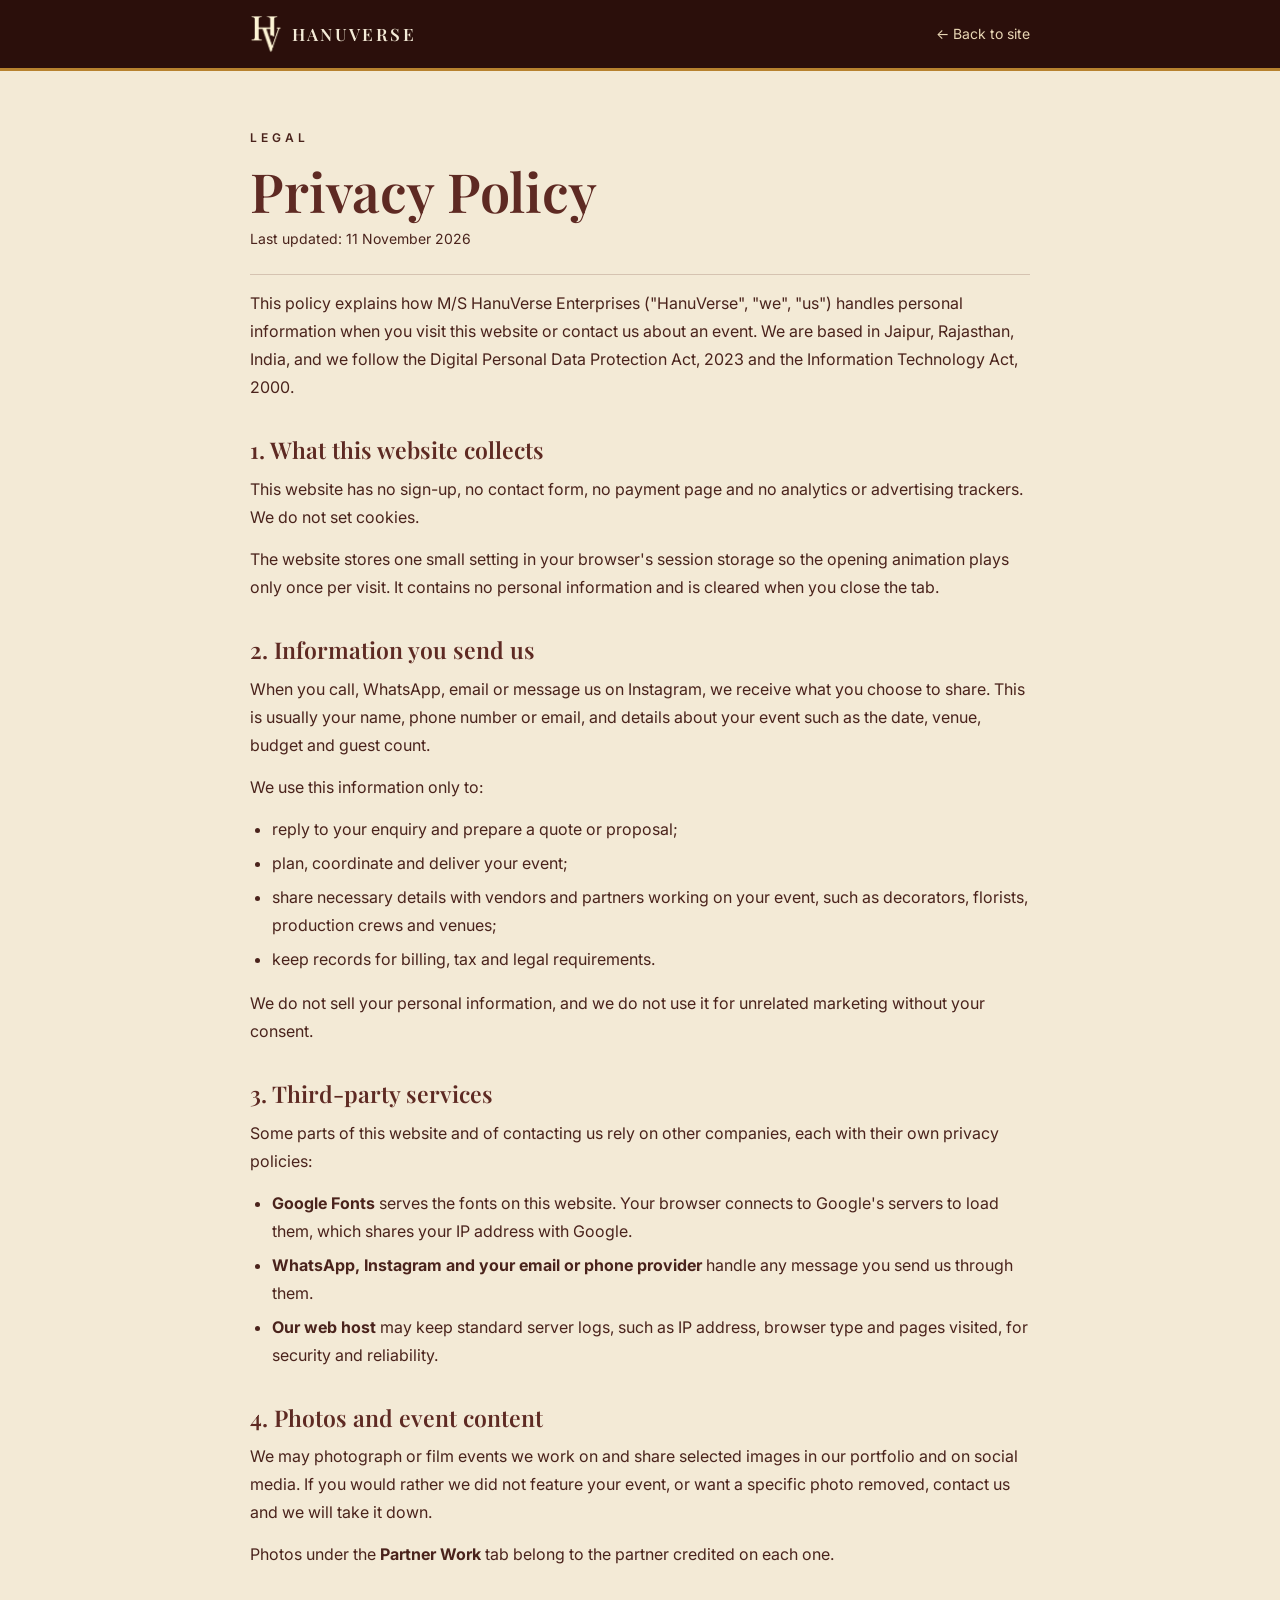
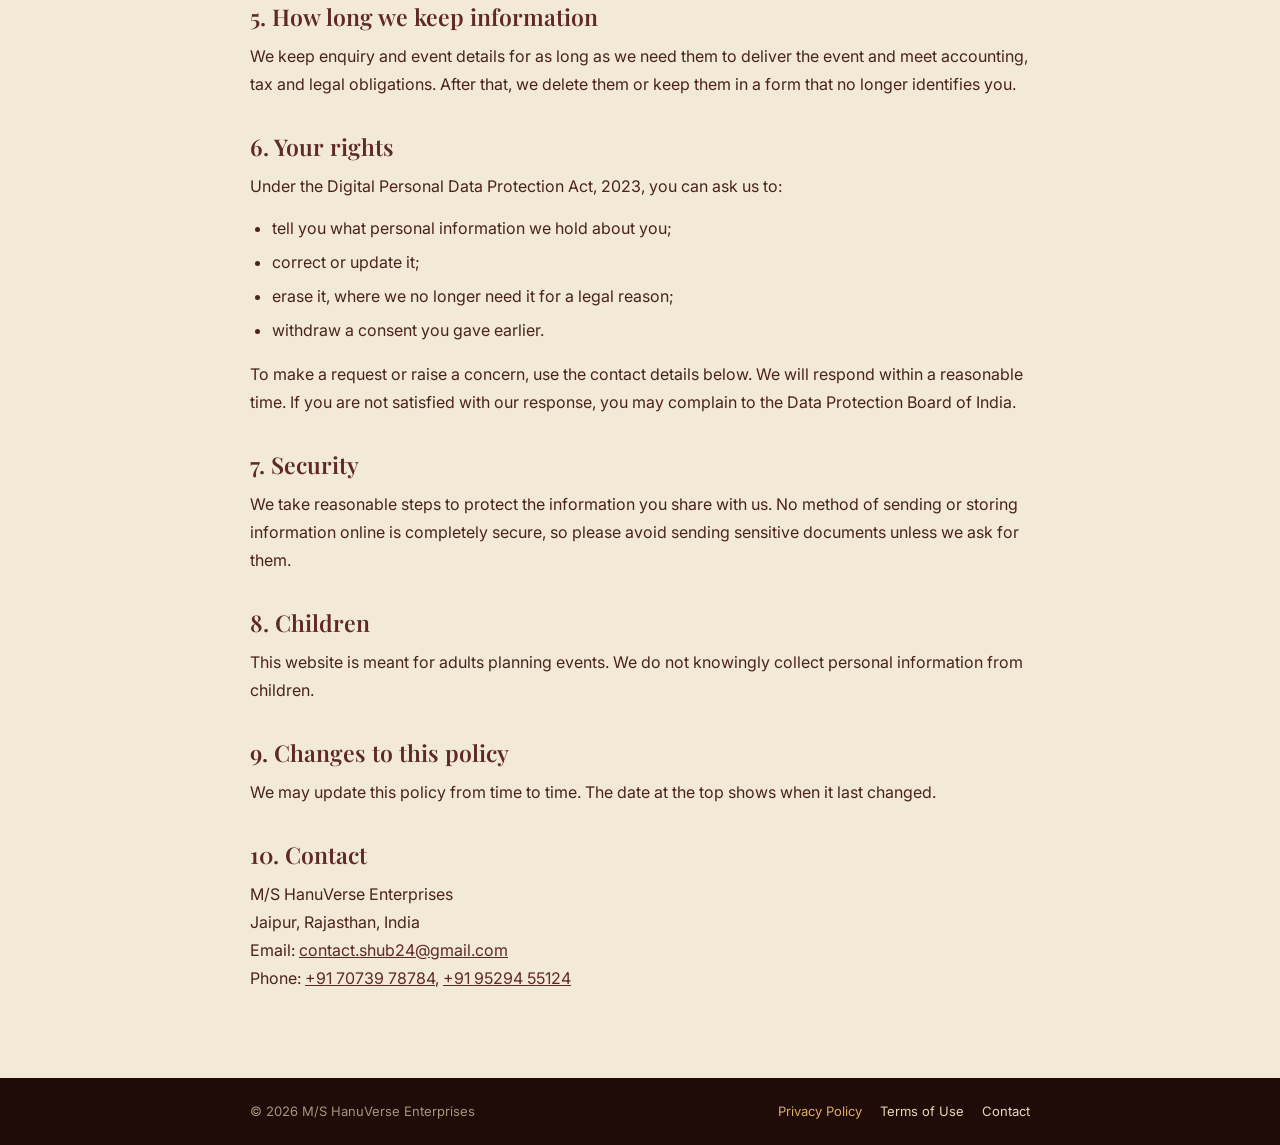
<file: privacy.html>
<!doctype html>
<html lang="en">
<head>
<meta charset="utf-8">
<meta name="viewport" content="width=device-width, initial-scale=1, viewport-fit=cover">
<title>Privacy Policy | HanuVerse Enterprises</title>
<meta name="description" content="How HanuVerse Enterprises handles personal information when you visit this website or contact us.">
<meta name="theme-color" content="#F3EAD6">
<link rel="canonical" href="https://hanuverse.in/privacy.html">
<meta property="og:type" content="website">
<meta property="og:site_name" content="HanuVerse Enterprises">
<meta property="og:title" content="Privacy Policy | HanuVerse Enterprises">
<meta property="og:url" content="https://hanuverse.in/privacy.html">
<meta property="og:image" content="https://hanuverse.in/img/og.jpg">
<link rel="icon" href="img/favicon.png" type="image/png">
<link rel="stylesheet" href="legal.css">
<link rel="preconnect" href="https://fonts.googleapis.com">
<link rel="preconnect" href="https://fonts.gstatic.com" crossorigin>
<link href="https://fonts.googleapis.com/css2?family=Playfair+Display:wght@600&family=Inter:wght@400;500;600&display=swap" rel="stylesheet">
</head>
<body>
<header class="top"><div class="wrap">
  <a class="brand" href="index.html"><img src="img/logo-mark-light.png" alt="">HANUVERSE</a>
  <a class="back" href="index.html">← Back to site</a>
</div></header>

<main class="wrap doc">
  <p class="eyebrow">Legal</p>
  <h1>Privacy Policy</h1>
  <p class="meta">Last updated: 11 November 2026</p>

  <p>This policy explains how M/S HanuVerse Enterprises ("HanuVerse", "we", "us") handles personal information when you visit this website or contact us about an event. We are based in Jaipur, Rajasthan, India, and we follow the Digital Personal Data Protection Act, 2023 and the Information Technology Act, 2000.</p>

  <h2>1. What this website collects</h2>
  <p>This website has no sign-up, no contact form, no payment page and no analytics or advertising trackers. We do not set cookies.</p>
  <p>The website stores one small setting in your browser's session storage so the opening animation plays only once per visit. It contains no personal information and is cleared when you close the tab.</p>

  <h2>2. Information you send us</h2>
  <p>When you call, WhatsApp, email or message us on Instagram, we receive what you choose to share. This is usually your name, phone number or email, and details about your event such as the date, venue, budget and guest count.</p>
  <p>We use this information only to:</p>
  <ul>
    <li>reply to your enquiry and prepare a quote or proposal;</li>
    <li>plan, coordinate and deliver your event;</li>
    <li>share necessary details with vendors and partners working on your event, such as decorators, florists, production crews and venues;</li>
    <li>keep records for billing, tax and legal requirements.</li>
  </ul>
  <p>We do not sell your personal information, and we do not use it for unrelated marketing without your consent.</p>

  <h2>3. Third-party services</h2>
  <p>Some parts of this website and of contacting us rely on other companies, each with their own privacy policies:</p>
  <ul>
    <li><strong>Google Fonts</strong> serves the fonts on this website. Your browser connects to Google's servers to load them, which shares your IP address with Google.</li>
    <li><strong>WhatsApp, Instagram and your email or phone provider</strong> handle any message you send us through them.</li>
    <li><strong>Our web host</strong> may keep standard server logs, such as IP address, browser type and pages visited, for security and reliability.</li>
  </ul>

  <h2>4. Photos and event content</h2>
  <p>We may photograph or film events we work on and share selected images in our portfolio and on social media. If you would rather we did not feature your event, or want a specific photo removed, contact us and we will take it down.</p>
  <p>Photos under the <strong>Partner Work</strong> tab belong to the partner credited on each one.</p>

  <h2>5. How long we keep information</h2>
  <p>We keep enquiry and event details for as long as we need them to deliver the event and meet accounting, tax and legal obligations. After that, we delete them or keep them in a form that no longer identifies you.</p>

  <h2>6. Your rights</h2>
  <p>Under the Digital Personal Data Protection Act, 2023, you can ask us to:</p>
  <ul>
    <li>tell you what personal information we hold about you;</li>
    <li>correct or update it;</li>
    <li>erase it, where we no longer need it for a legal reason;</li>
    <li>withdraw a consent you gave earlier.</li>
  </ul>
  <p>To make a request or raise a concern, use the contact details below. We will respond within a reasonable time. If you are not satisfied with our response, you may complain to the Data Protection Board of India.</p>

  <h2>7. Security</h2>
  <p>We take reasonable steps to protect the information you share with us. No method of sending or storing information online is completely secure, so please avoid sending sensitive documents unless we ask for them.</p>

  <h2>8. Children</h2>
  <p>This website is meant for adults planning events. We do not knowingly collect personal information from children.</p>

  <h2>9. Changes to this policy</h2>
  <p>We may update this policy from time to time. The date at the top shows when it last changed.</p>

  <h2>10. Contact</h2>
  <p>M/S HanuVerse Enterprises<br>Jaipur, Rajasthan, India<br>Email: <a href="mailto:contact.shub24@gmail.com">contact.shub24@gmail.com</a><br>Phone: <a href="tel:+917073978784">+91 70739 78784</a>, <a href="tel:+919529455124">+91 95294 55124</a></p>
</main>

<footer class="bot"><div class="wrap">
  <span>© <span id="yr">2026</span> M/S HanuVerse Enterprises</span>
  <nav><a href="privacy.html" aria-current="page">Privacy Policy</a><a href="terms.html">Terms of Use</a><a href="index.html#contact">Contact</a></nav>
</div></footer>
<script>document.getElementById("yr").textContent=new Date().getFullYear();</script>
</body>
</html>
</file>
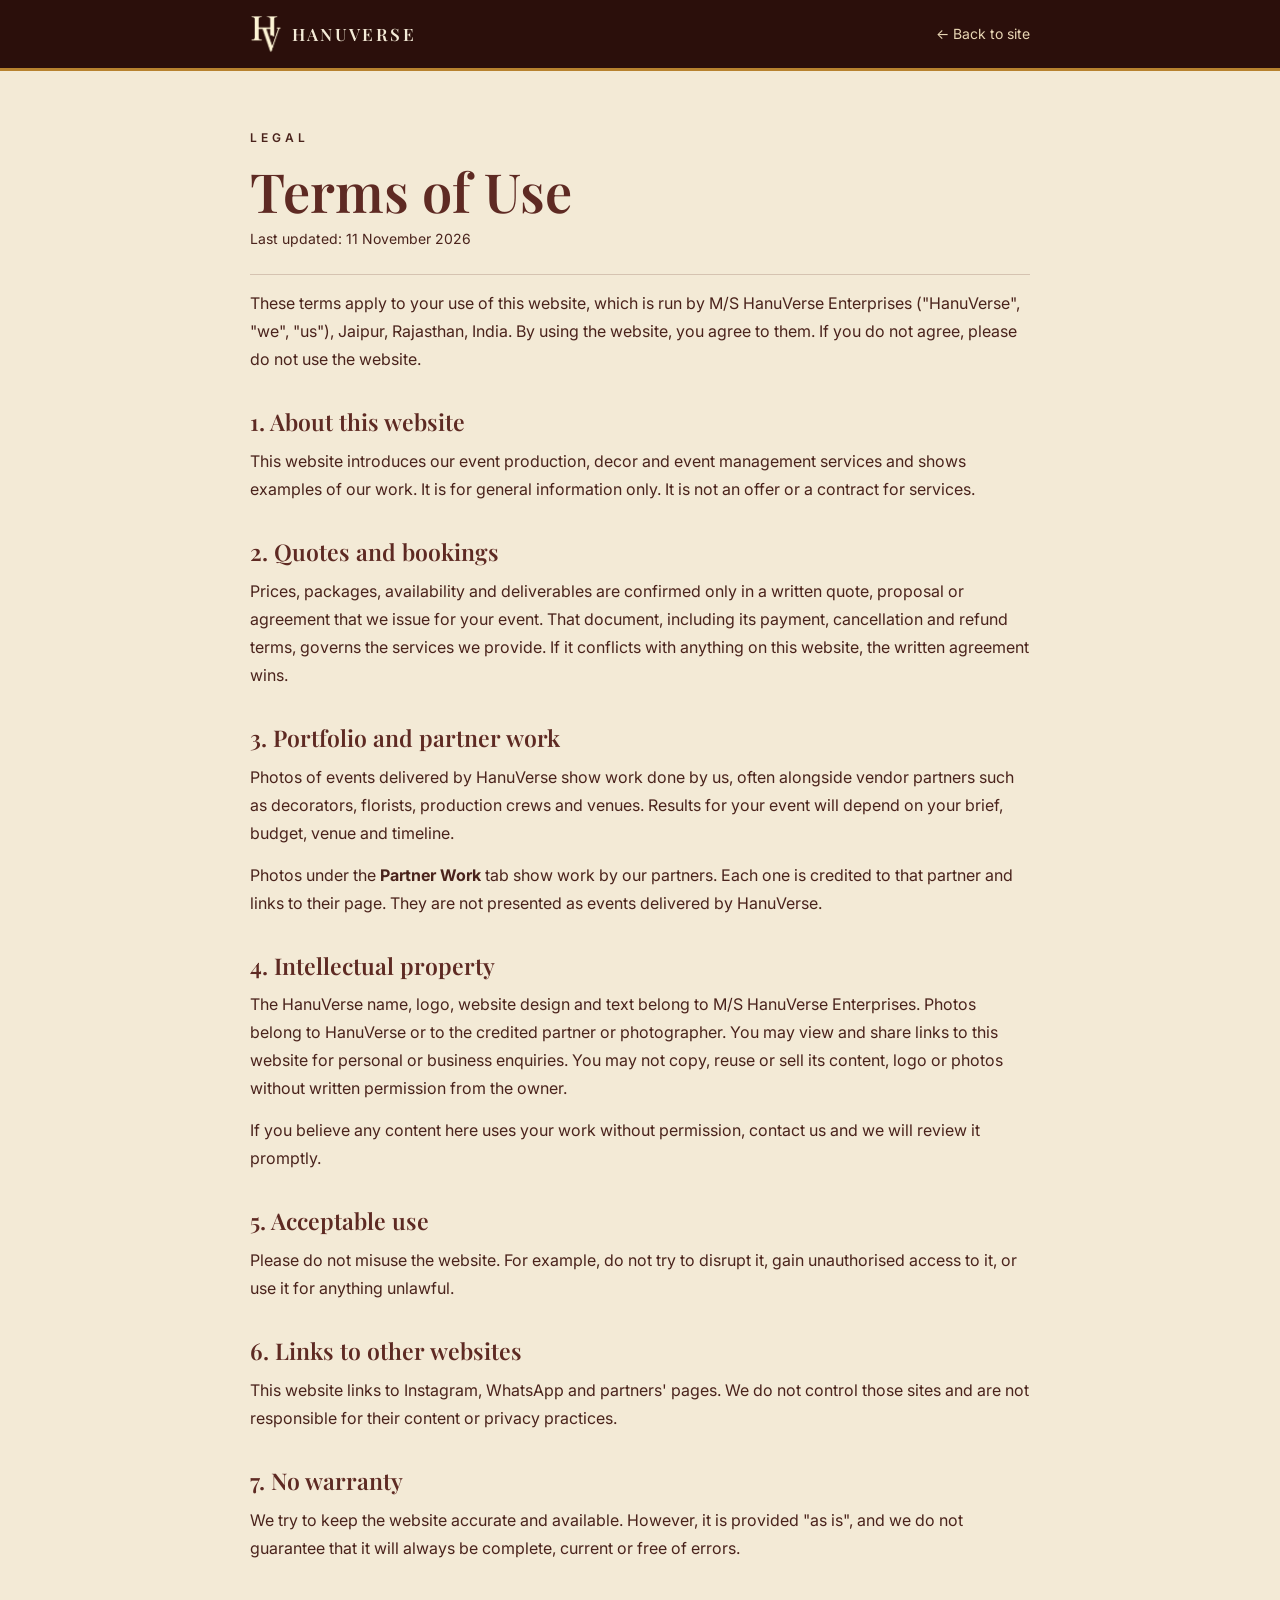
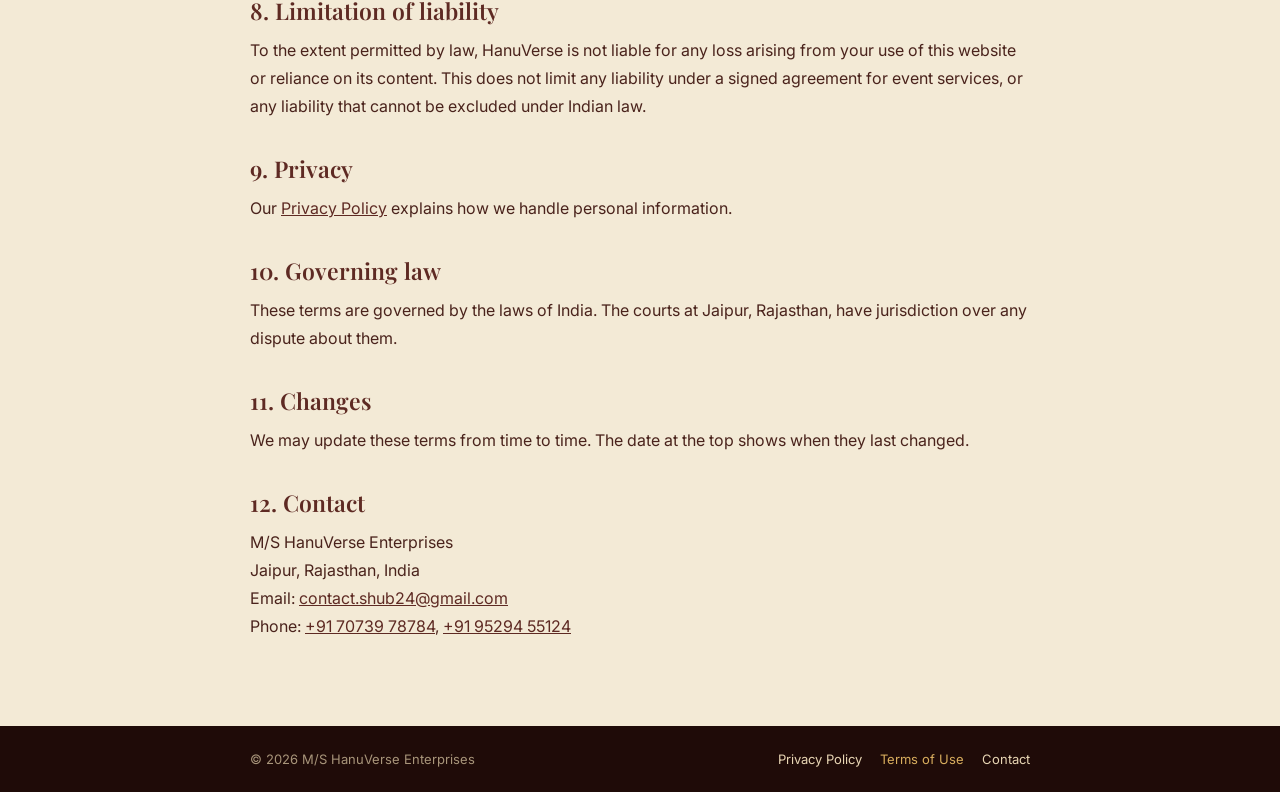
<file: terms.html>
<!doctype html>
<html lang="en">
<head>
<meta charset="utf-8">
<meta name="viewport" content="width=device-width, initial-scale=1, viewport-fit=cover">
<title>Terms of Use | HanuVerse Enterprises</title>
<meta name="description" content="Terms for using the HanuVerse Enterprises website.">
<meta name="theme-color" content="#F3EAD6">
<link rel="canonical" href="https://hanuverse.in/terms.html">
<meta property="og:type" content="website">
<meta property="og:site_name" content="HanuVerse Enterprises">
<meta property="og:title" content="Terms of Use | HanuVerse Enterprises">
<meta property="og:url" content="https://hanuverse.in/terms.html">
<meta property="og:image" content="https://hanuverse.in/img/og.jpg">
<link rel="icon" href="img/favicon.png" type="image/png">
<link rel="stylesheet" href="legal.css">
<link rel="preconnect" href="https://fonts.googleapis.com">
<link rel="preconnect" href="https://fonts.gstatic.com" crossorigin>
<link href="https://fonts.googleapis.com/css2?family=Playfair+Display:wght@600&family=Inter:wght@400;500;600&display=swap" rel="stylesheet">
</head>
<body>
<header class="top"><div class="wrap">
  <a class="brand" href="index.html"><img src="img/logo-mark-light.png" alt="">HANUVERSE</a>
  <a class="back" href="index.html">← Back to site</a>
</div></header>

<main class="wrap doc">
  <p class="eyebrow">Legal</p>
  <h1>Terms of Use</h1>
  <p class="meta">Last updated: 11 November 2026</p>

  <p>These terms apply to your use of this website, which is run by M/S HanuVerse Enterprises ("HanuVerse", "we", "us"), Jaipur, Rajasthan, India. By using the website, you agree to them. If you do not agree, please do not use the website.</p>

  <h2>1. About this website</h2>
  <p>This website introduces our event production, decor and event management services and shows examples of our work. It is for general information only. It is not an offer or a contract for services.</p>

  <h2>2. Quotes and bookings</h2>
  <p>Prices, packages, availability and deliverables are confirmed only in a written quote, proposal or agreement that we issue for your event. That document, including its payment, cancellation and refund terms, governs the services we provide. If it conflicts with anything on this website, the written agreement wins.</p>

  <h2>3. Portfolio and partner work</h2>
  <p>Photos of events delivered by HanuVerse show work done by us, often alongside vendor partners such as decorators, florists, production crews and venues. Results for your event will depend on your brief, budget, venue and timeline.</p>
  <p>Photos under the <strong>Partner Work</strong> tab show work by our partners. Each one is credited to that partner and links to their page. They are not presented as events delivered by HanuVerse.</p>

  <h2>4. Intellectual property</h2>
  <p>The HanuVerse name, logo, website design and text belong to M/S HanuVerse Enterprises. Photos belong to HanuVerse or to the credited partner or photographer. You may view and share links to this website for personal or business enquiries. You may not copy, reuse or sell its content, logo or photos without written permission from the owner.</p>
  <p>If you believe any content here uses your work without permission, contact us and we will review it promptly.</p>

  <h2>5. Acceptable use</h2>
  <p>Please do not misuse the website. For example, do not try to disrupt it, gain unauthorised access to it, or use it for anything unlawful.</p>

  <h2>6. Links to other websites</h2>
  <p>This website links to Instagram, WhatsApp and partners' pages. We do not control those sites and are not responsible for their content or privacy practices.</p>

  <h2>7. No warranty</h2>
  <p>We try to keep the website accurate and available. However, it is provided "as is", and we do not guarantee that it will always be complete, current or free of errors.</p>

  <h2>8. Limitation of liability</h2>
  <p>To the extent permitted by law, HanuVerse is not liable for any loss arising from your use of this website or reliance on its content. This does not limit any liability under a signed agreement for event services, or any liability that cannot be excluded under Indian law.</p>

  <h2>9. Privacy</h2>
  <p>Our <a href="privacy.html">Privacy Policy</a> explains how we handle personal information.</p>

  <h2>10. Governing law</h2>
  <p>These terms are governed by the laws of India. The courts at Jaipur, Rajasthan, have jurisdiction over any dispute about them.</p>

  <h2>11. Changes</h2>
  <p>We may update these terms from time to time. The date at the top shows when they last changed.</p>

  <h2>12. Contact</h2>
  <p>M/S HanuVerse Enterprises<br>Jaipur, Rajasthan, India<br>Email: <a href="mailto:contact.shub24@gmail.com">contact.shub24@gmail.com</a><br>Phone: <a href="tel:+917073978784">+91 70739 78784</a>, <a href="tel:+919529455124">+91 95294 55124</a></p>
</main>

<footer class="bot"><div class="wrap">
  <span>© <span id="yr">2026</span> M/S HanuVerse Enterprises</span>
  <nav><a href="privacy.html">Privacy Policy</a><a href="terms.html" aria-current="page">Terms of Use</a><a href="index.html#contact">Contact</a></nav>
</div></footer>
<script>document.getElementById("yr").textContent=new Date().getFullYear();</script>
</body>
</html>
</file>
<file: legal.css>
/* Shared styles for privacy.html and terms.html */
@font-face{font-family:"HV Amp";src:local("Georgia"),local("Times New Roman"),local("Liberation Serif");unicode-range:U+0026}
:root{--cream:#F3EAD6;--paper:#EADFC8;--ink:#5E2A23;--ink-2:#7A4A40;--gold:#B7822F;--gold-2:#D9AE5E;--line:rgba(91,42,34,.2);--serif:"HV Amp","Playfair Display",Georgia,serif}
*{box-sizing:border-box;margin:0;padding:0}
body{background:var(--cream);color:var(--ink);font:400 16px/1.75 Inter,system-ui,sans-serif;-webkit-font-smoothing:antialiased}
a{color:var(--ink)}
a:hover{color:var(--gold)}
a:focus-visible{outline:3px solid var(--gold-2);outline-offset:2px}
.wrap{max-width:820px;margin:0 auto;padding:0 20px}
.top{background:#2B0F0B;border-bottom:3px solid var(--gold)}
.top .wrap{display:flex;align-items:center;justify-content:space-between;height:68px}
.brand{display:flex;align-items:center;gap:10px;color:var(--cream);text-decoration:none;font:600 17px var(--serif);letter-spacing:.14em}
.brand img{height:38px}
.back{color:#E8D6B4;text-decoration:none;font-size:14px}
.back:hover{color:var(--gold-2)}
.doc{padding-top:56px;padding-bottom:72px}
.eyebrow{font-size:12px;font-weight:600;letter-spacing:.34em;text-transform:uppercase;color:var(--gold)}
h1{font:600 clamp(36px,6vw,54px)/1.1 var(--serif);margin:10px 0 6px}
.meta{color:var(--ink-2);font-size:14px;margin-bottom:30px;padding-bottom:22px;border-bottom:1px solid var(--line)}
h2{font:600 23px/1.3 var(--serif);margin:34px 0 10px}
.doc p{margin:0 0 14px;color:#4A231C}
.doc ul{margin:0 0 16px 22px}
.doc li{margin:6px 0;color:#4A231C}
.bot{background:#1F0B08;color:#A8957A;font-size:13px;padding:22px 0}
.bot .wrap{display:flex;flex-wrap:wrap;gap:12px 24px;justify-content:space-between;align-items:center}
.bot nav{display:flex;flex-wrap:wrap;gap:18px}
.bot a{color:#E8D6B4;text-decoration:none}
.bot a:hover,.bot a[aria-current]{color:var(--gold-2)}
</file>
